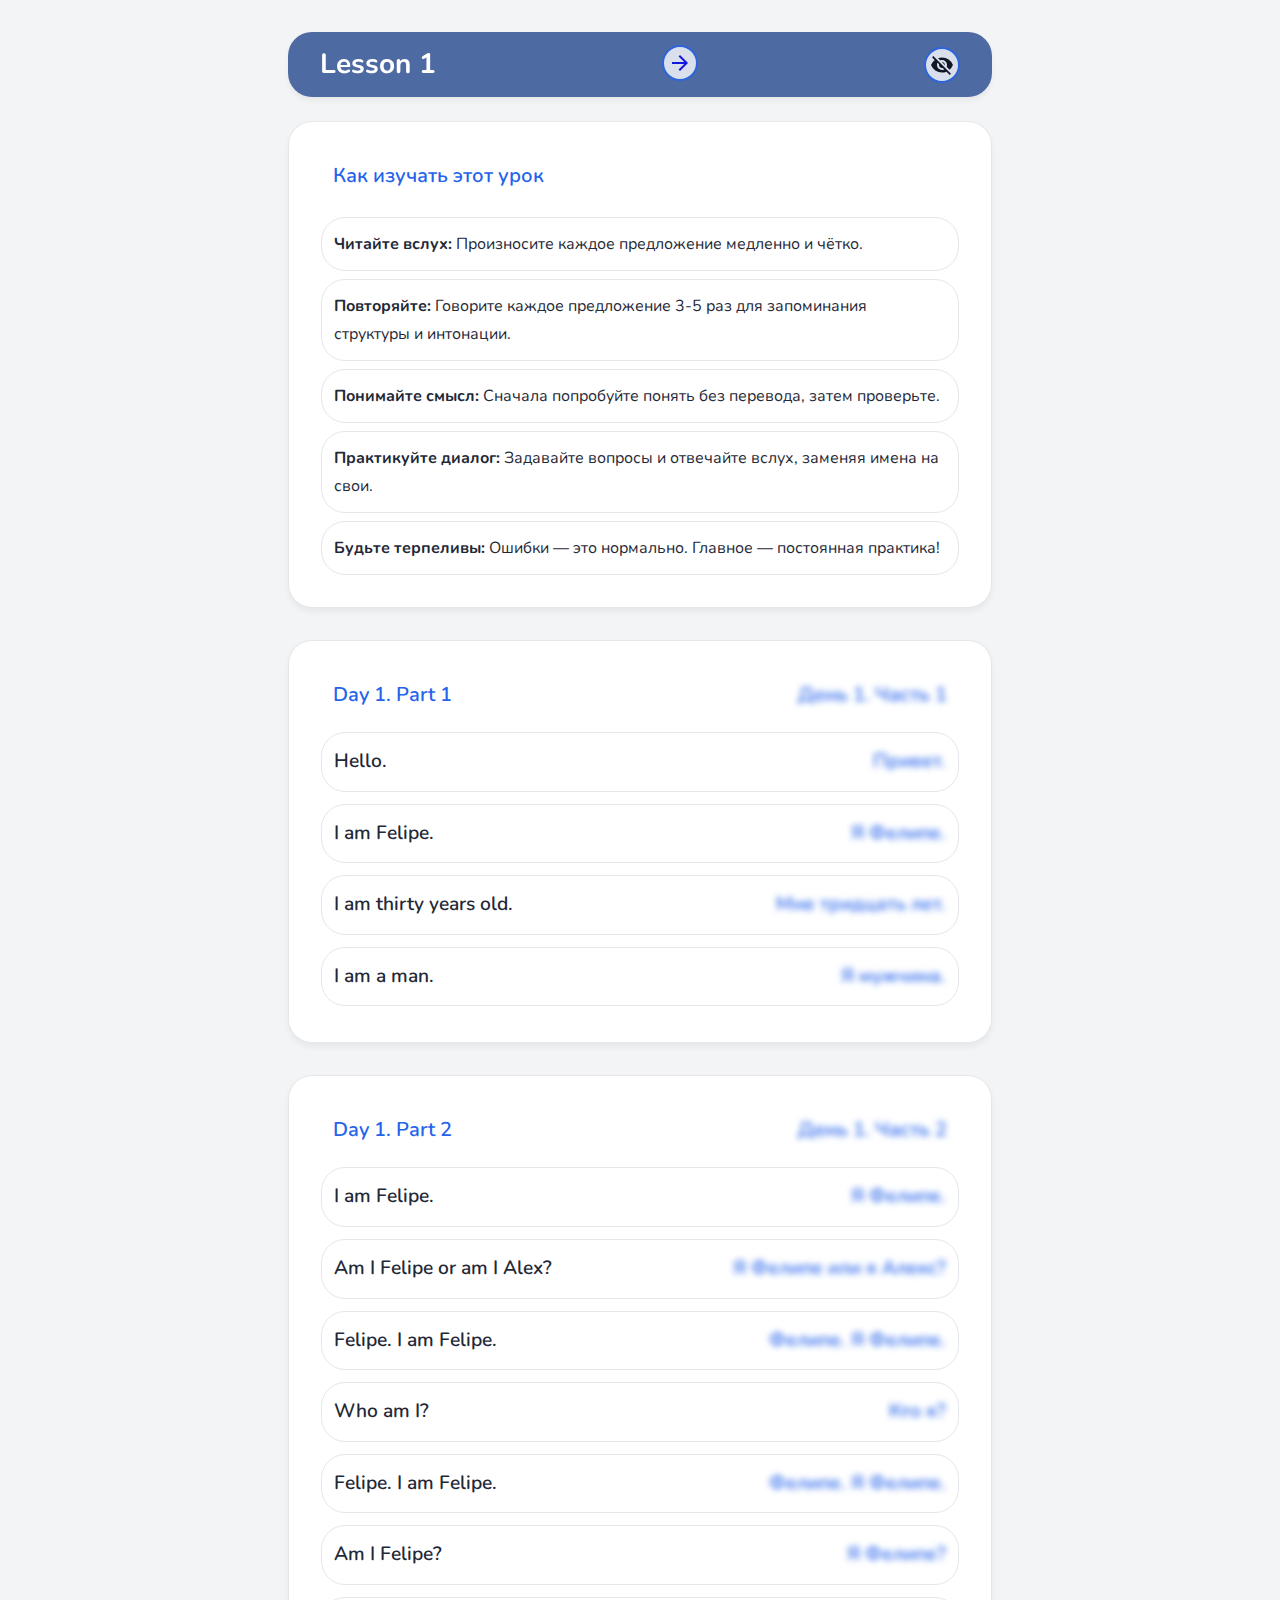
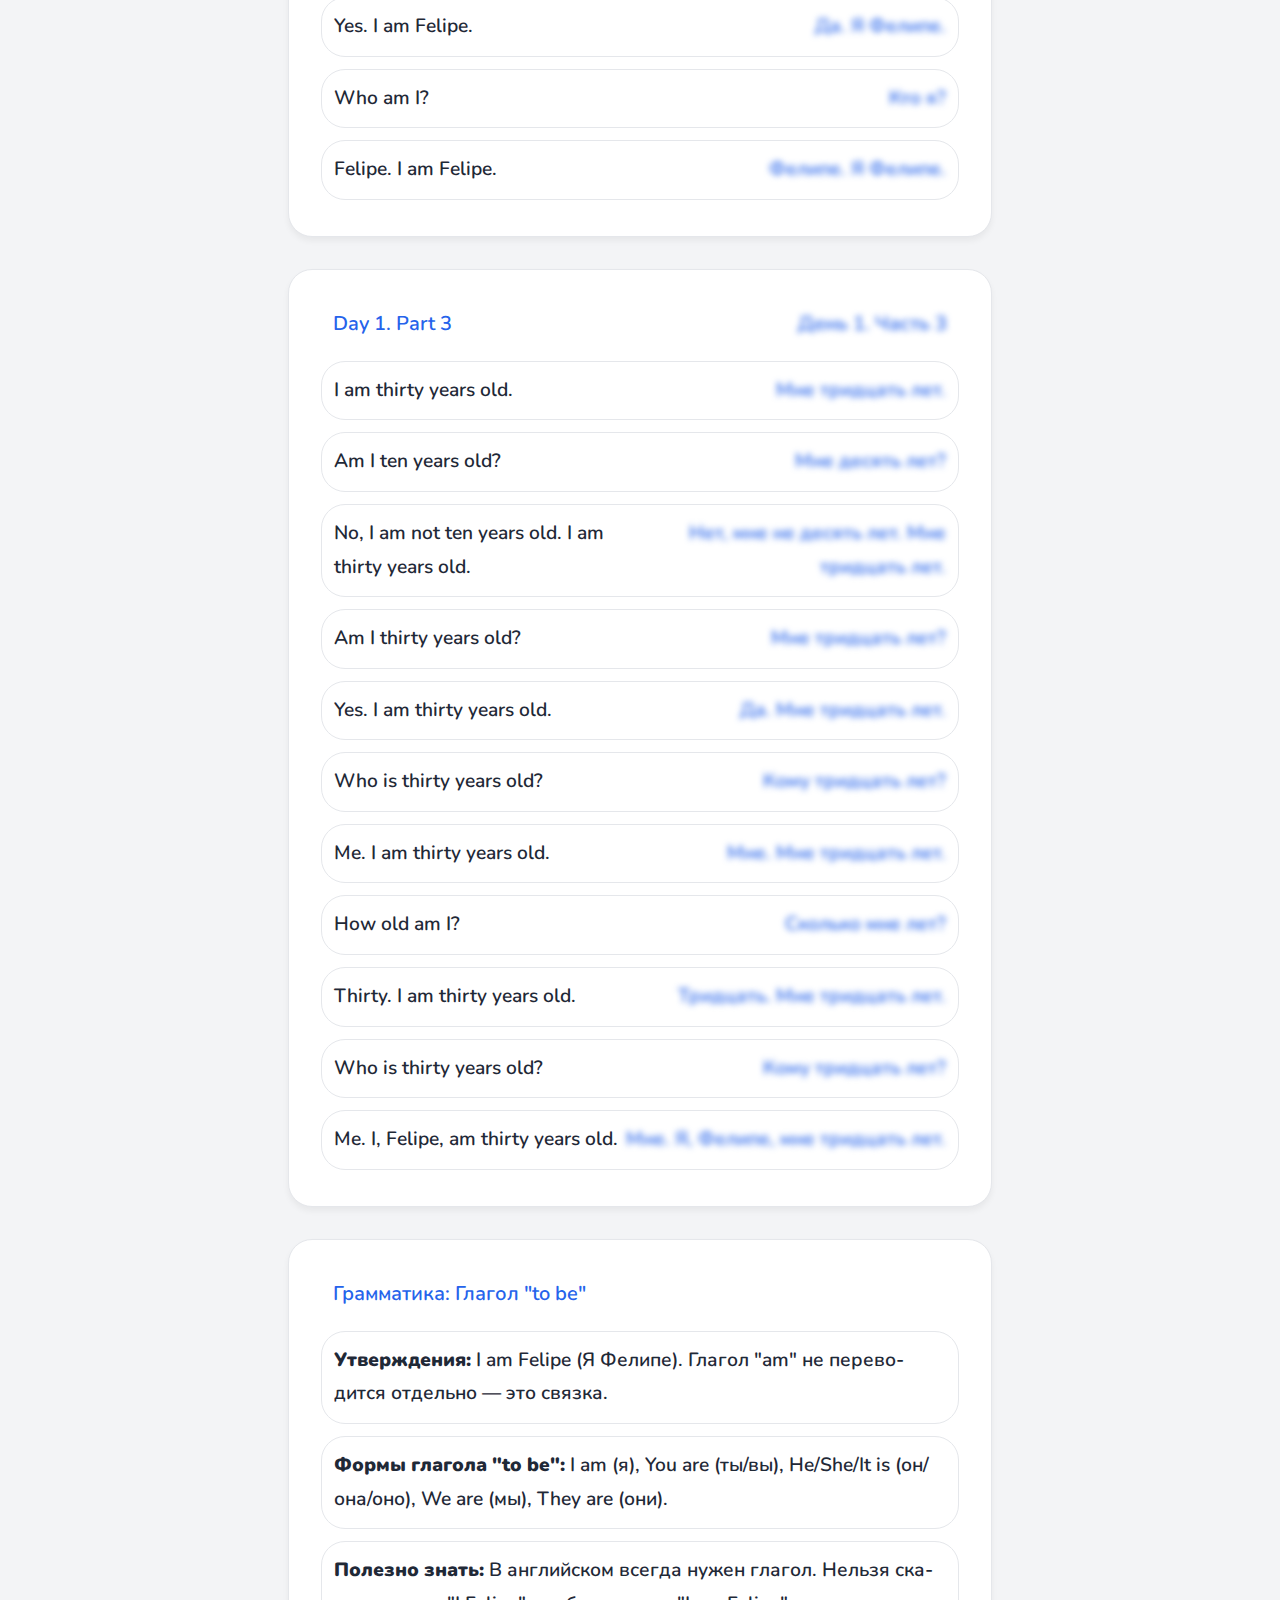
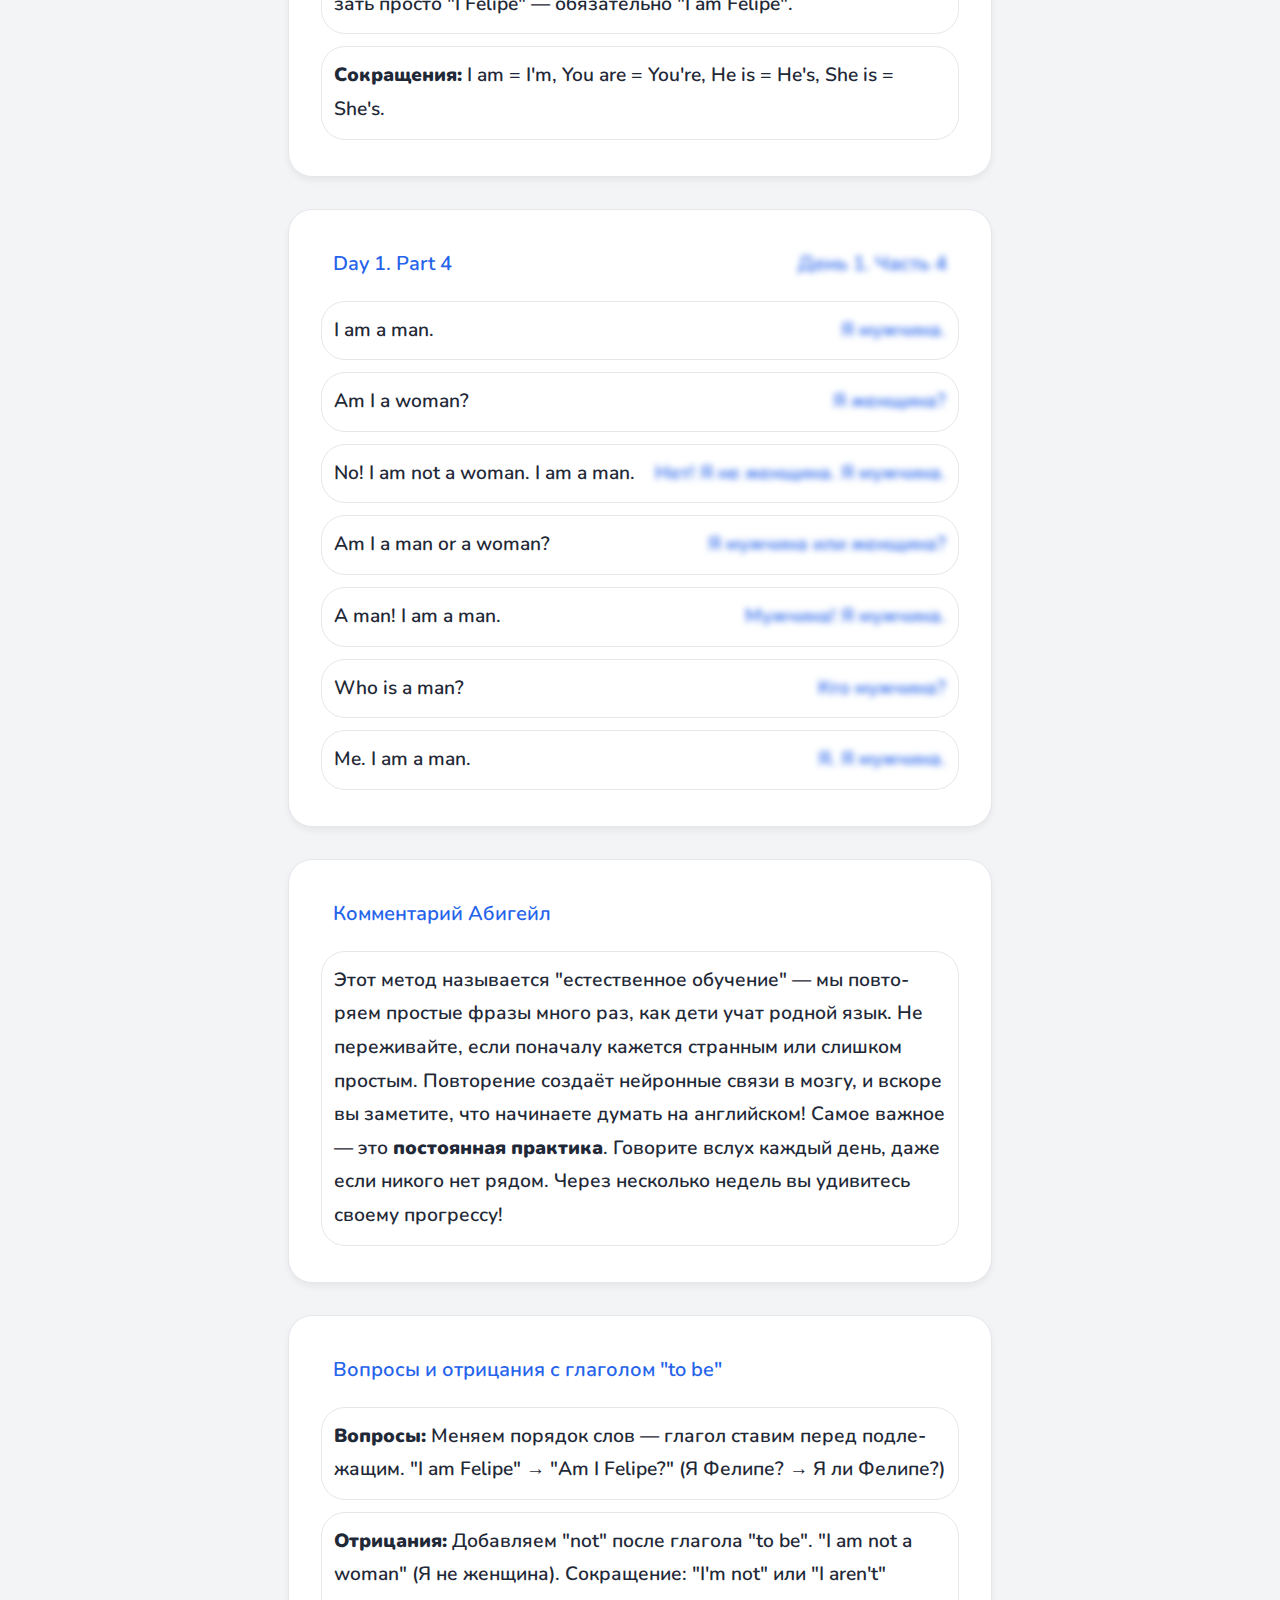
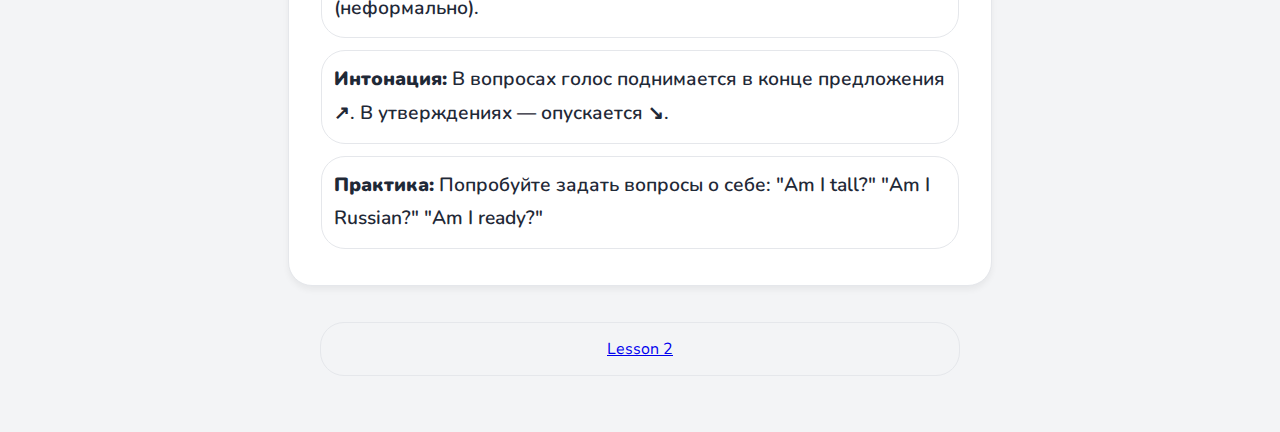
<file: index.html>
<!DOCTYPE html>
<html lang="ru">
  <head>
    <meta charset="UTF-8" />
    <meta name="viewport" content="width=device-width, initial-scale=1.0" />
    <link
      href="https://fonts.googleapis.com/icon?family=Material+Icons"
      rel="stylesheet"
    />
    <link rel="stylesheet" href="/style.css" />
    <script src="/app.js" defer></script>
    <title>English | Lesson 1</title>
  </head>
  <body data-lesson="1">
    <header>
      <h2>Lesson 1</h2>
      <div class="top">
        <button>
          <a href="/lesson-2.html"
            ><i class="material-icons">arrow_forward</i></a
          >
        </button>
      </div>
      <nav>
        <button class="toggle-translation">
          <i class="material-icons">visibility_off</i>
        </button>
      </nav>
    </header>
    <main>
      <article>
        <h3>Как изучать этот урок</h3>
        <ul>
          <li>
            <strong>Читайте вслух:</strong> Произносите каждое предложение
            медленно и чётко.
          </li>
          <li>
            <strong>Повторяйте:</strong> Говорите каждое предложение 3-5 раз для
            запоминания структуры и интонации.
          </li>
          <li>
            <strong>Понимайте смысл:</strong> Сначала попробуйте понять без
            перевода, затем проверьте.
          </li>
          <li>
            <strong>Практикуйте диалог:</strong> Задавайте вопросы и отвечайте
            вслух, заменяя имена на свои.
          </li>
          <li>
            <strong>Будьте терпеливы:</strong> Ошибки — это нормально. Главное —
            постоянная практика!
          </li>
        </ul>
      </article>

      <section>
        <h3>Day 1. Part 1 <span>День 1. Часть 1</span></h3>
        <p>Hello. <span>Привет.</span></p>
        <p>I am Felipe. <span>Я Фелипе.</span></p>
        <p>I am thirty years old. <span>Мне тридцать лет.</span></p>
        <p>I am a man. <span>Я мужчина.</span></p>
      </section>

      <section>
        <h3>Day 1. Part 2 <span>День 1. Часть 2</span></h3>
        <p>I am Felipe. <span>Я Фелипе.</span></p>
        <p>Am I Felipe or am I Alex? <span>Я Фелипе или я Алекс?</span></p>
        <p>Felipe. I am Felipe. <span>Фелипе. Я Фелипе.</span></p>
        <p>Who am I? <span>Кто я?</span></p>
        <p>Felipe. I am Felipe. <span>Фелипе. Я Фелипе.</span></p>
        <p>Am I Felipe? <span>Я Фелипе?</span></p>
        <p>Yes. I am Felipe. <span>Да. Я Фелипе.</span></p>
        <p>Who am I? <span>Кто я?</span></p>
        <p>Felipe. I am Felipe. <span>Фелипе. Я Фелипе.</span></p>
      </section>

      <section>
        <h3>Day 1. Part 3 <span>День 1. Часть 3</span></h3>
        <p>I am thirty years old. <span>Мне тридцать лет.</span></p>
        <p>Am I ten years old? <span>Мне десять лет?</span></p>
        <p>
          No, I am not ten years old. I am thirty years old.
          <span>Нет, мне не десять лет. Мне тридцать лет.</span>
        </p>
        <p>Am I thirty years old? <span>Мне тридцать лет?</span></p>
        <p>Yes. I am thirty years old. <span>Да. Мне тридцать лет.</span></p>
        <p>Who is thirty years old? <span>Кому тридцать лет?</span></p>
        <p>Me. I am thirty years old. <span>Мне. Мне тридцать лет.</span></p>
        <p>How old am I? <span>Сколько мне лет?</span></p>
        <p>
          Thirty. I am thirty years old.
          <span>Тридцать. Мне тридцать лет.</span>
        </p>
        <p>Who is thirty years old? <span>Кому тридцать лет?</span></p>
        <p>
          Me. I, Felipe, am thirty years old.
          <span>Мне. Я, Фелипе, мне тридцать лет.</span>
        </p>
      </section>

      <article>
        <h3>Грамматика: Глагол "to be"</h3>
        <p>
          <strong>Утверждения:</strong> I am Felipe (Я Фелипе). Глагол "am" не
          переводится отдельно — это связка.
        </p>
        <p>
          <strong>Формы глагола "to be":</strong> I am (я), You are (ты/вы),
          He/She/It is (он/она/оно), We are (мы), They are (они).
        </p>
        <p>
          <strong>Полезно знать:</strong> В английском всегда нужен глагол.
          Нельзя сказать просто "I Felipe" — обязательно "I am Felipe".
        </p>
        <p>
          <strong>Сокращения:</strong> I am = I'm, You are = You're, He is =
          He's, She is = She's.
        </p>
      </article>

      <section>
        <h3>Day 1. Part 4 <span>День 1. Часть 4</span></h3>
        <p>I am a man. <span>Я мужчина.</span></p>
        <p>Am I a woman? <span>Я женщина?</span></p>
        <p>
          No! I am not a woman. I am a man.
          <span>Нет! Я не женщина. Я мужчина.</span>
        </p>
        <p>Am I a man or a woman? <span>Я мужчина или женщина?</span></p>
        <p>
          A man! I am a man.
          <span>Мужчина! Я мужчина.</span>
        </p>
        <p>Who is a man? <span>Кто мужчина?</span></p>
        <p>Me. I am a man. <span>Я. Я мужчина.</span></p>
      </section>

      <article>
        <h3>Комментарий Абигейл</h3>
        <p>
          Этот метод называется "естественное обучение" — мы повторяем простые
          фразы много раз, как дети учат родной язык. Не переживайте, если
          поначалу кажется странным или слишком простым. Повторение создаёт
          нейронные связи в мозгу, и вскоре вы заметите, что начинаете думать на
          английском! Самое важное — это <strong>постоянная практика</strong>.
          Говорите вслух каждый день, даже если никого нет рядом. Через
          несколько недель вы удивитесь своему прогрессу!
        </p>
      </article>

      <article>
        <h3>Вопросы и отрицания с глаголом "to be"</h3>
        <p>
          <strong>Вопросы:</strong> Меняем порядок слов — глагол ставим перед
          подлежащим. "I am Felipe" → "Am I Felipe?" (Я Фелипе? → Я ли Фелипе?)
        </p>
        <p>
          <strong>Отрицания:</strong> Добавляем "not" после глагола "to be". "I
          am not a woman" (Я не женщина). Сокращение: "I'm not" или "I aren't"
          (неформально).
        </p>
        <p>
          <strong>Интонация:</strong> В вопросах голос поднимается в конце
          предложения ↗. В утверждениях — опускается ↘.
        </p>
        <p>
          <strong>Практика:</strong> Попробуйте задать вопросы о себе: "Am I
          tall?" "Am I Russian?" "Am I ready?"
        </p>
      </article>
    </main>
    <aside>
      <nav>
        <ul>
          <li>
            <a href="lesson-2.html">Lesson 2</a>
          </li>
        </ul>
      </nav>
    </aside>
  </body>
</html>
</file>
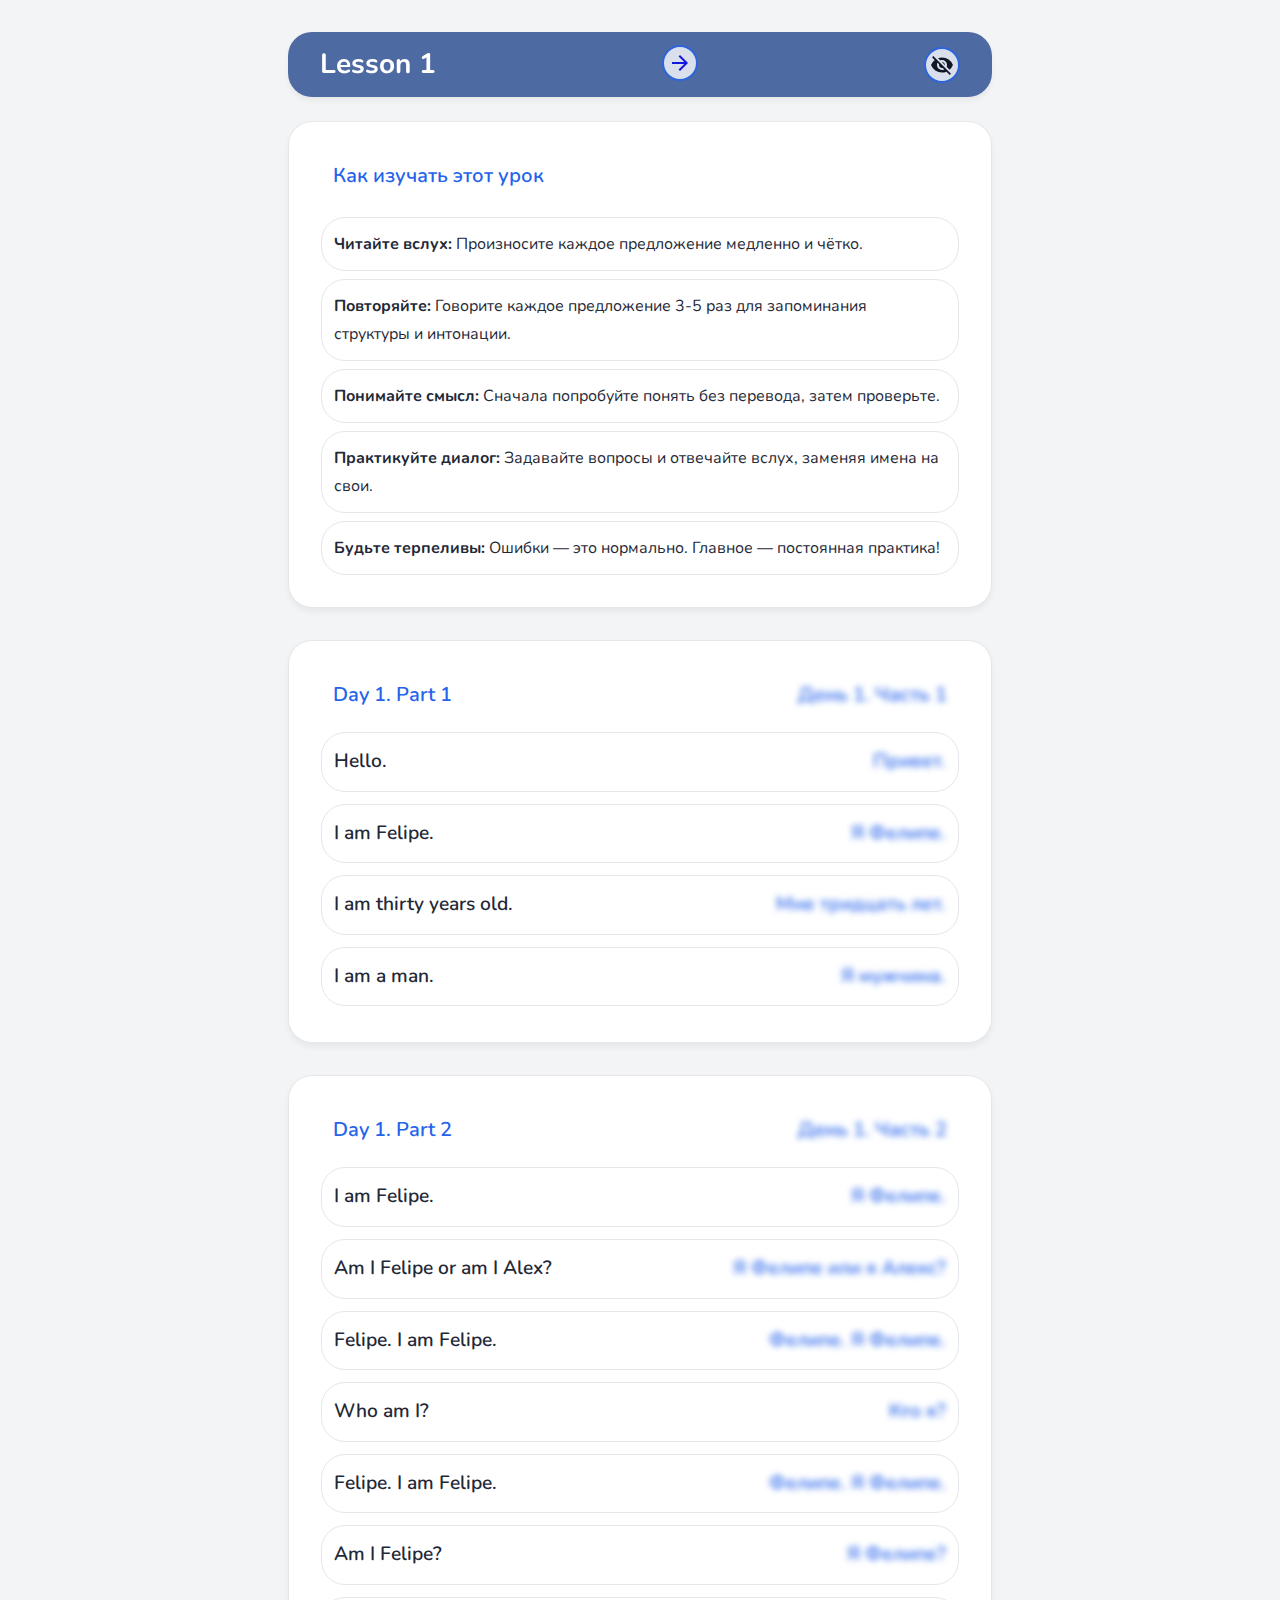
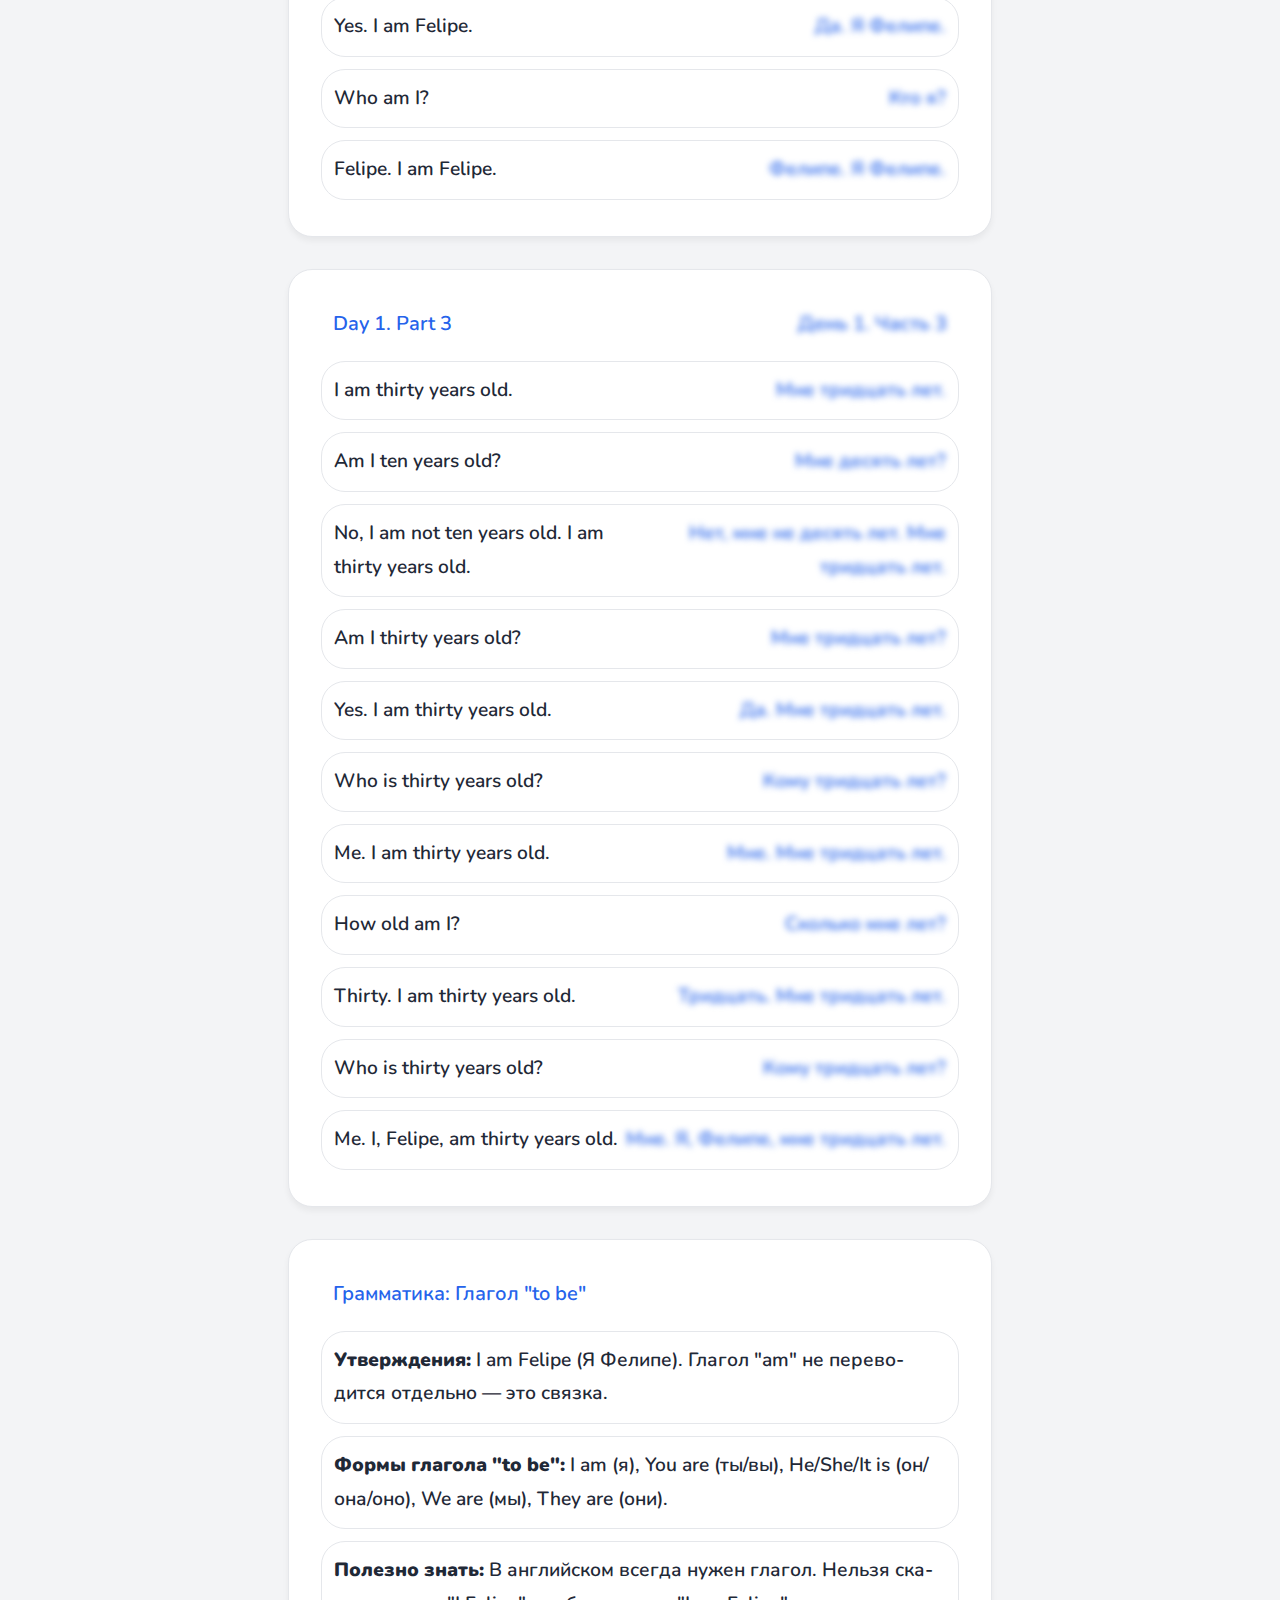
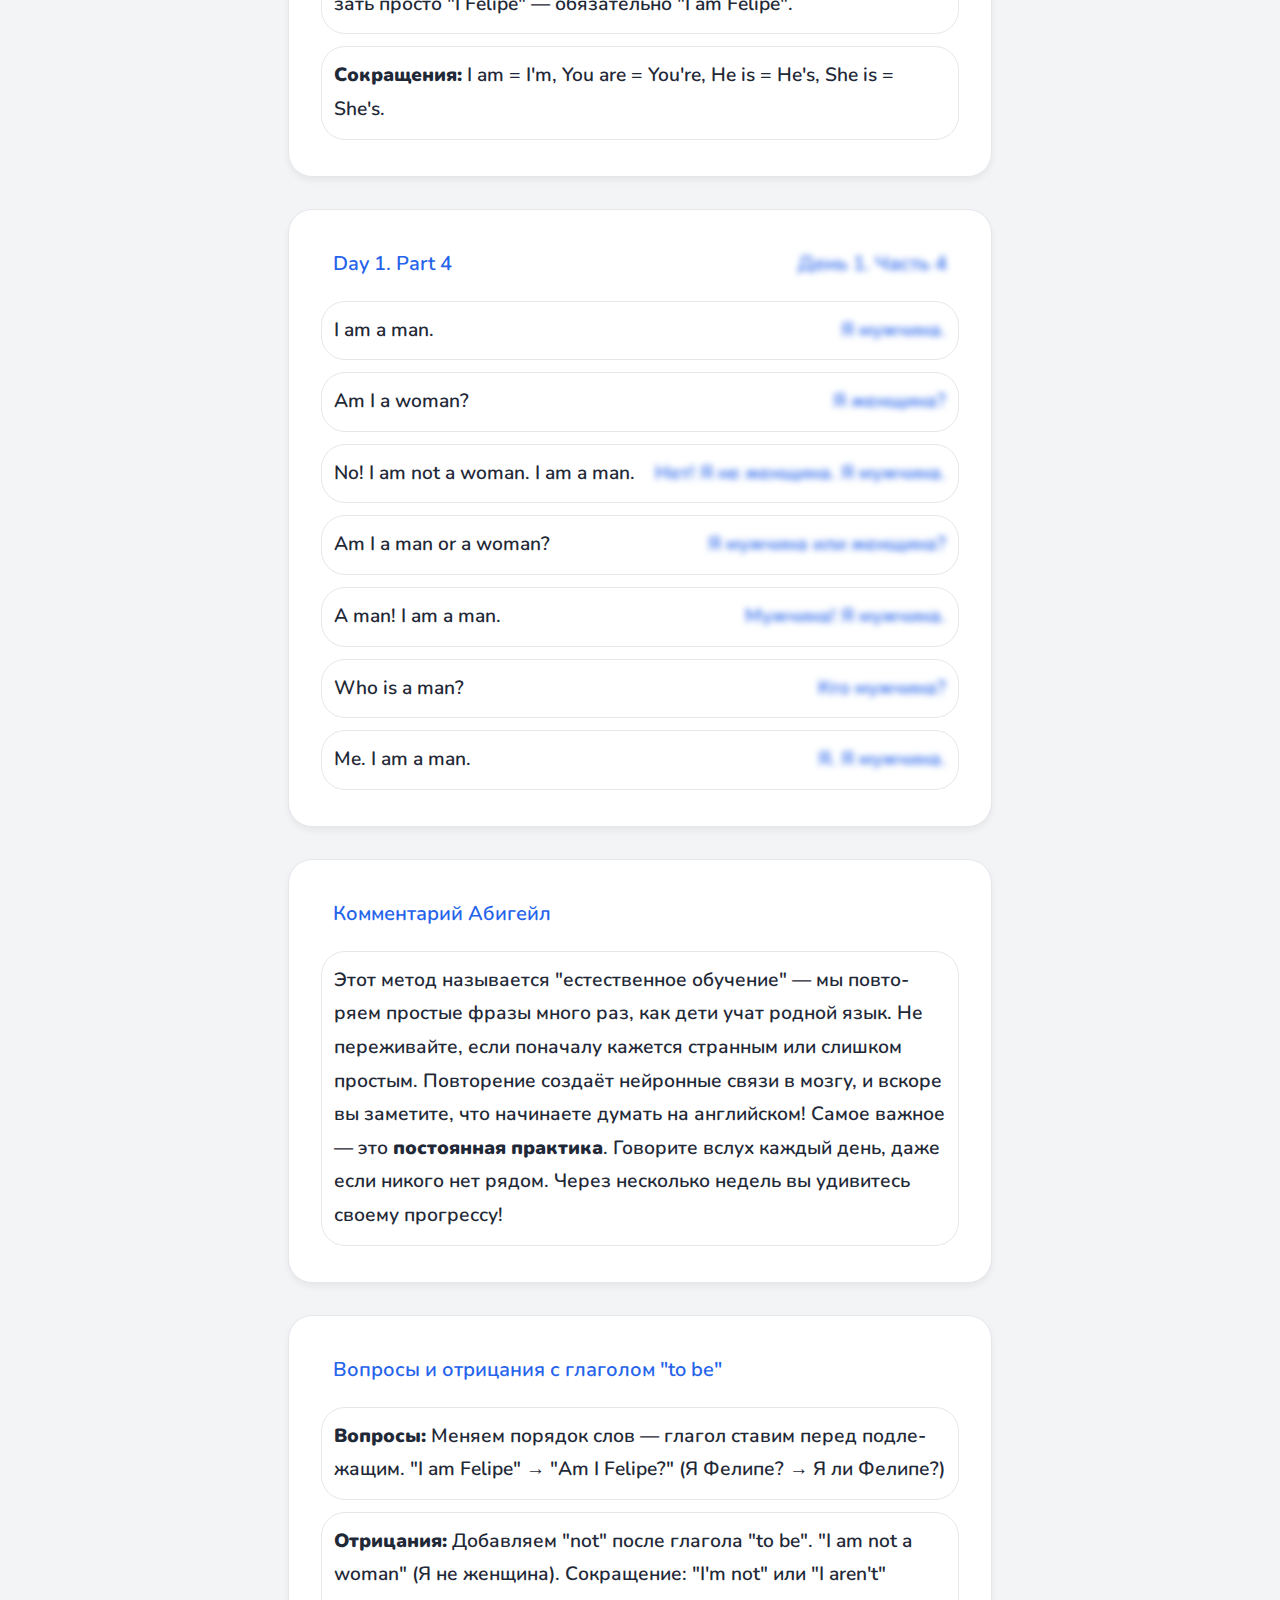
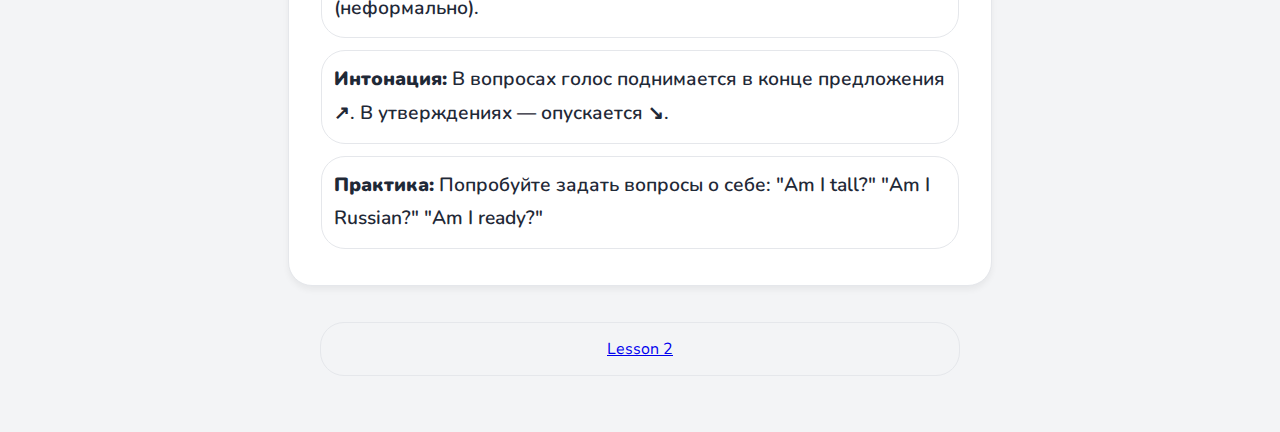
<file: lesson-1.html>
<!DOCTYPE html>
<html lang="ru">
  <head>
    <meta charset="UTF-8" />
    <meta name="viewport" content="width=device-width, initial-scale=1.0" />
    <link
      href="https://fonts.googleapis.com/icon?family=Material+Icons"
      rel="stylesheet"
    />
    <link rel="stylesheet" href="/style.css" />
    <script src="/app.js" defer></script>
    <title>Lesson 1 | Personal Introduction</title>
  </head>
  <body data-lesson="1">
    <header>
      <h2>Lesson 1</h2>
      <div class="top">
        <button>
          <a href="/lesson-2.html"
            ><i class="material-icons">arrow_forward</i></a
          >
        </button>
      </div>
      <nav>
        <button class="toggle-translation">
          <i class="material-icons">visibility_off</i>
        </button>
      </nav>
    </header>
    <main>
      <article>
        <h3>Как изучать этот урок</h3>
        <ul>
          <li>
            <strong>Читайте вслух:</strong> Произносите каждое предложение
            медленно и чётко.
          </li>
          <li>
            <strong>Повторяйте:</strong> Говорите каждое предложение 3-5 раз для
            запоминания структуры и интонации.
          </li>
          <li>
            <strong>Понимайте смысл:</strong> Сначала попробуйте понять без
            перевода, затем проверьте.
          </li>
          <li>
            <strong>Практикуйте диалог:</strong> Задавайте вопросы и отвечайте
            вслух, заменяя имена на свои.
          </li>
          <li>
            <strong>Будьте терпеливы:</strong> Ошибки — это нормально. Главное —
            постоянная практика!
          </li>
        </ul>
      </article>

      <section>
        <h3>Day 1. Part 1 <span>День 1. Часть 1</span></h3>
        <p>Hello. <span>Привет.</span></p>
        <p>I am Felipe. <span>Я Фелипе.</span></p>
        <p>I am thirty years old. <span>Мне тридцать лет.</span></p>
        <p>I am a man. <span>Я мужчина.</span></p>
      </section>

      <section>
        <h3>Day 1. Part 2 <span>День 1. Часть 2</span></h3>
        <p>I am Felipe. <span>Я Фелипе.</span></p>
        <p>Am I Felipe or am I Alex? <span>Я Фелипе или я Алекс?</span></p>
        <p>Felipe. I am Felipe. <span>Фелипе. Я Фелипе.</span></p>
        <p>Who am I? <span>Кто я?</span></p>
        <p>Felipe. I am Felipe. <span>Фелипе. Я Фелипе.</span></p>
        <p>Am I Felipe? <span>Я Фелипе?</span></p>
        <p>Yes. I am Felipe. <span>Да. Я Фелипе.</span></p>
        <p>Who am I? <span>Кто я?</span></p>
        <p>Felipe. I am Felipe. <span>Фелипе. Я Фелипе.</span></p>
      </section>

      <section>
        <h3>Day 1. Part 3 <span>День 1. Часть 3</span></h3>
        <p>I am thirty years old. <span>Мне тридцать лет.</span></p>
        <p>Am I ten years old? <span>Мне десять лет?</span></p>
        <p>
          No, I am not ten years old. I am thirty years old.
          <span>Нет, мне не десять лет. Мне тридцать лет.</span>
        </p>
        <p>Am I thirty years old? <span>Мне тридцать лет?</span></p>
        <p>Yes. I am thirty years old. <span>Да. Мне тридцать лет.</span></p>
        <p>Who is thirty years old? <span>Кому тридцать лет?</span></p>
        <p>Me. I am thirty years old. <span>Мне. Мне тридцать лет.</span></p>
        <p>How old am I? <span>Сколько мне лет?</span></p>
        <p>
          Thirty. I am thirty years old.
          <span>Тридцать. Мне тридцать лет.</span>
        </p>
        <p>Who is thirty years old? <span>Кому тридцать лет?</span></p>
        <p>
          Me. I, Felipe, am thirty years old.
          <span>Мне. Я, Фелипе, мне тридцать лет.</span>
        </p>
      </section>

      <article>
        <h3>Грамматика: Глагол "to be"</h3>
        <p>
          <strong>Утверждения:</strong> I am Felipe (Я Фелипе). Глагол "am" не
          переводится отдельно — это связка.
        </p>
        <p>
          <strong>Формы глагола "to be":</strong> I am (я), You are (ты/вы),
          He/She/It is (он/она/оно), We are (мы), They are (они).
        </p>
        <p>
          <strong>Полезно знать:</strong> В английском всегда нужен глагол.
          Нельзя сказать просто "I Felipe" — обязательно "I am Felipe".
        </p>
        <p>
          <strong>Сокращения:</strong> I am = I'm, You are = You're, He is =
          He's, She is = She's.
        </p>
      </article>

      <section>
        <h3>Day 1. Part 4 <span>День 1. Часть 4</span></h3>
        <p>I am a man. <span>Я мужчина.</span></p>
        <p>Am I a woman? <span>Я женщина?</span></p>
        <p>
          No! I am not a woman. I am a man.
          <span>Нет! Я не женщина. Я мужчина.</span>
        </p>
        <p>Am I a man or a woman? <span>Я мужчина или женщина?</span></p>
        <p>
          A man! I am a man.
          <span>Мужчина! Я мужчина.</span>
        </p>
        <p>Who is a man? <span>Кто мужчина?</span></p>
        <p>Me. I am a man. <span>Я. Я мужчина.</span></p>
      </section>

      <article>
        <h3>Комментарий Абигейл</h3>
        <p>
          Этот метод называется "естественное обучение" — мы повторяем простые
          фразы много раз, как дети учат родной язык. Не переживайте, если
          поначалу кажется странным или слишком простым. Повторение создаёт
          нейронные связи в мозгу, и вскоре вы заметите, что начинаете думать на
          английском! Самое важное — это <strong>постоянная практика</strong>.
          Говорите вслух каждый день, даже если никого нет рядом. Через
          несколько недель вы удивитесь своему прогрессу!
        </p>
      </article>

      <article>
        <h3>Вопросы и отрицания с глаголом "to be"</h3>
        <p>
          <strong>Вопросы:</strong> Меняем порядок слов — глагол ставим перед
          подлежащим. "I am Felipe" → "Am I Felipe?" (Я Фелипе? → Я ли Фелипе?)
        </p>
        <p>
          <strong>Отрицания:</strong> Добавляем "not" после глагола "to be". "I
          am not a woman" (Я не женщина). Сокращение: "I'm not" или "I aren't"
          (неформально).
        </p>
        <p>
          <strong>Интонация:</strong> В вопросах голос поднимается в конце
          предложения ↗. В утверждениях — опускается ↘.
        </p>
        <p>
          <strong>Практика:</strong> Попробуйте задать вопросы о себе: "Am I
          tall?" "Am I Russian?" "Am I ready?"
        </p>
      </article>
    </main>
    <aside>
      <nav>
        <ul>
          <li>
            <a href="lesson-2.html">Lesson 2</a>
          </li>
        </ul>
      </nav>
    </aside>
  </body>
</html>
</file>
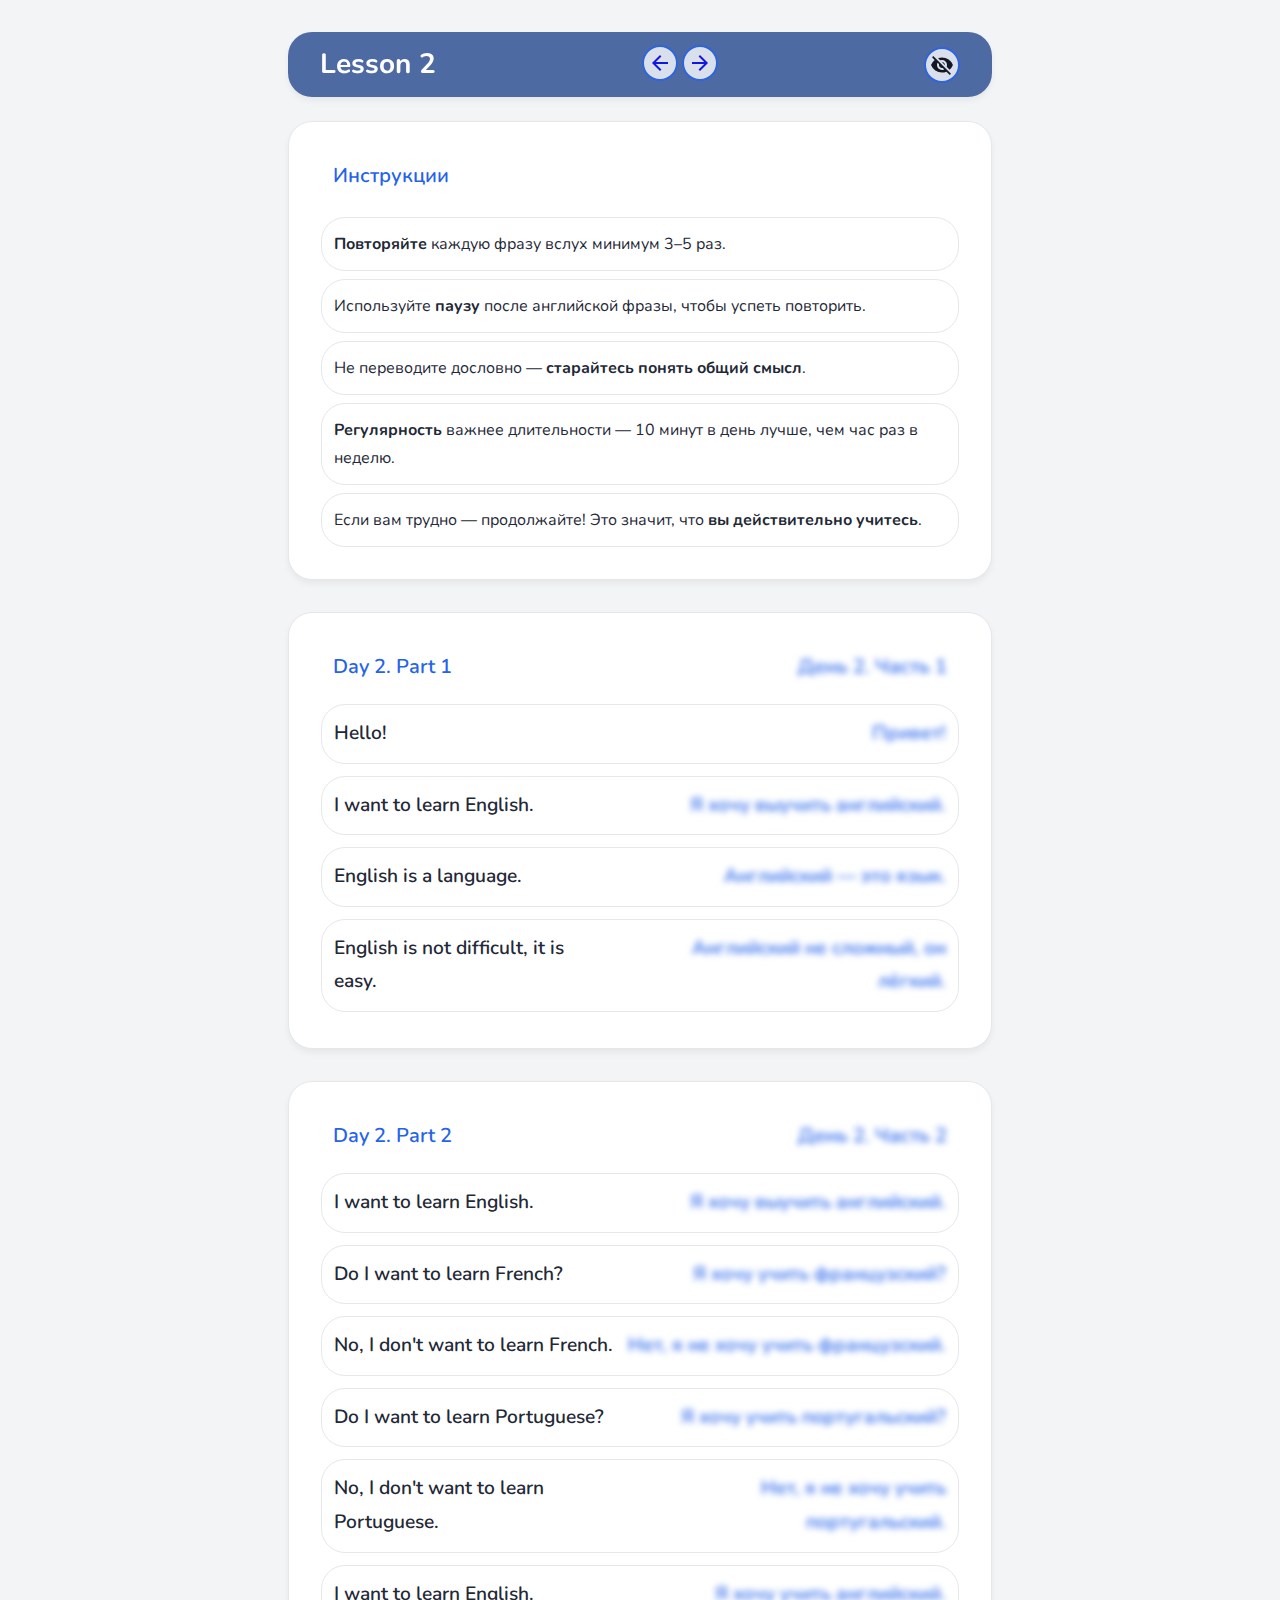
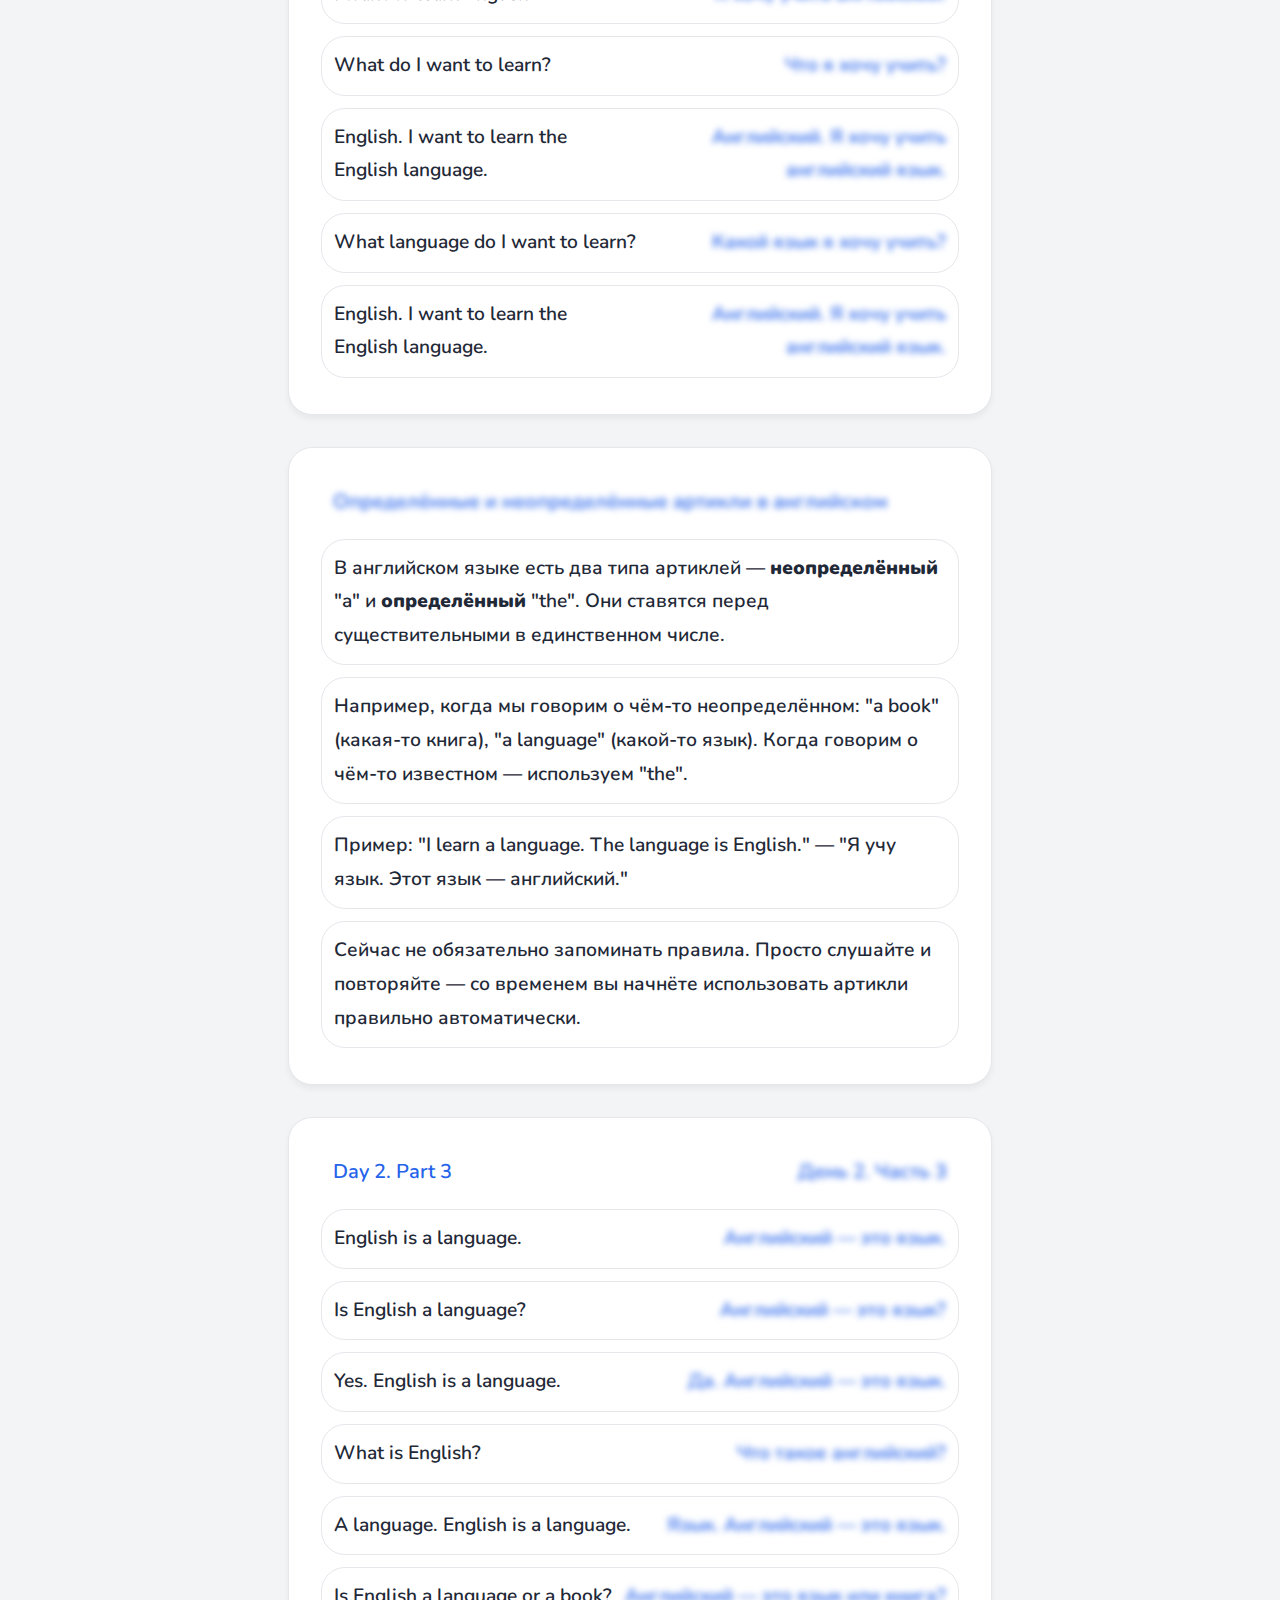
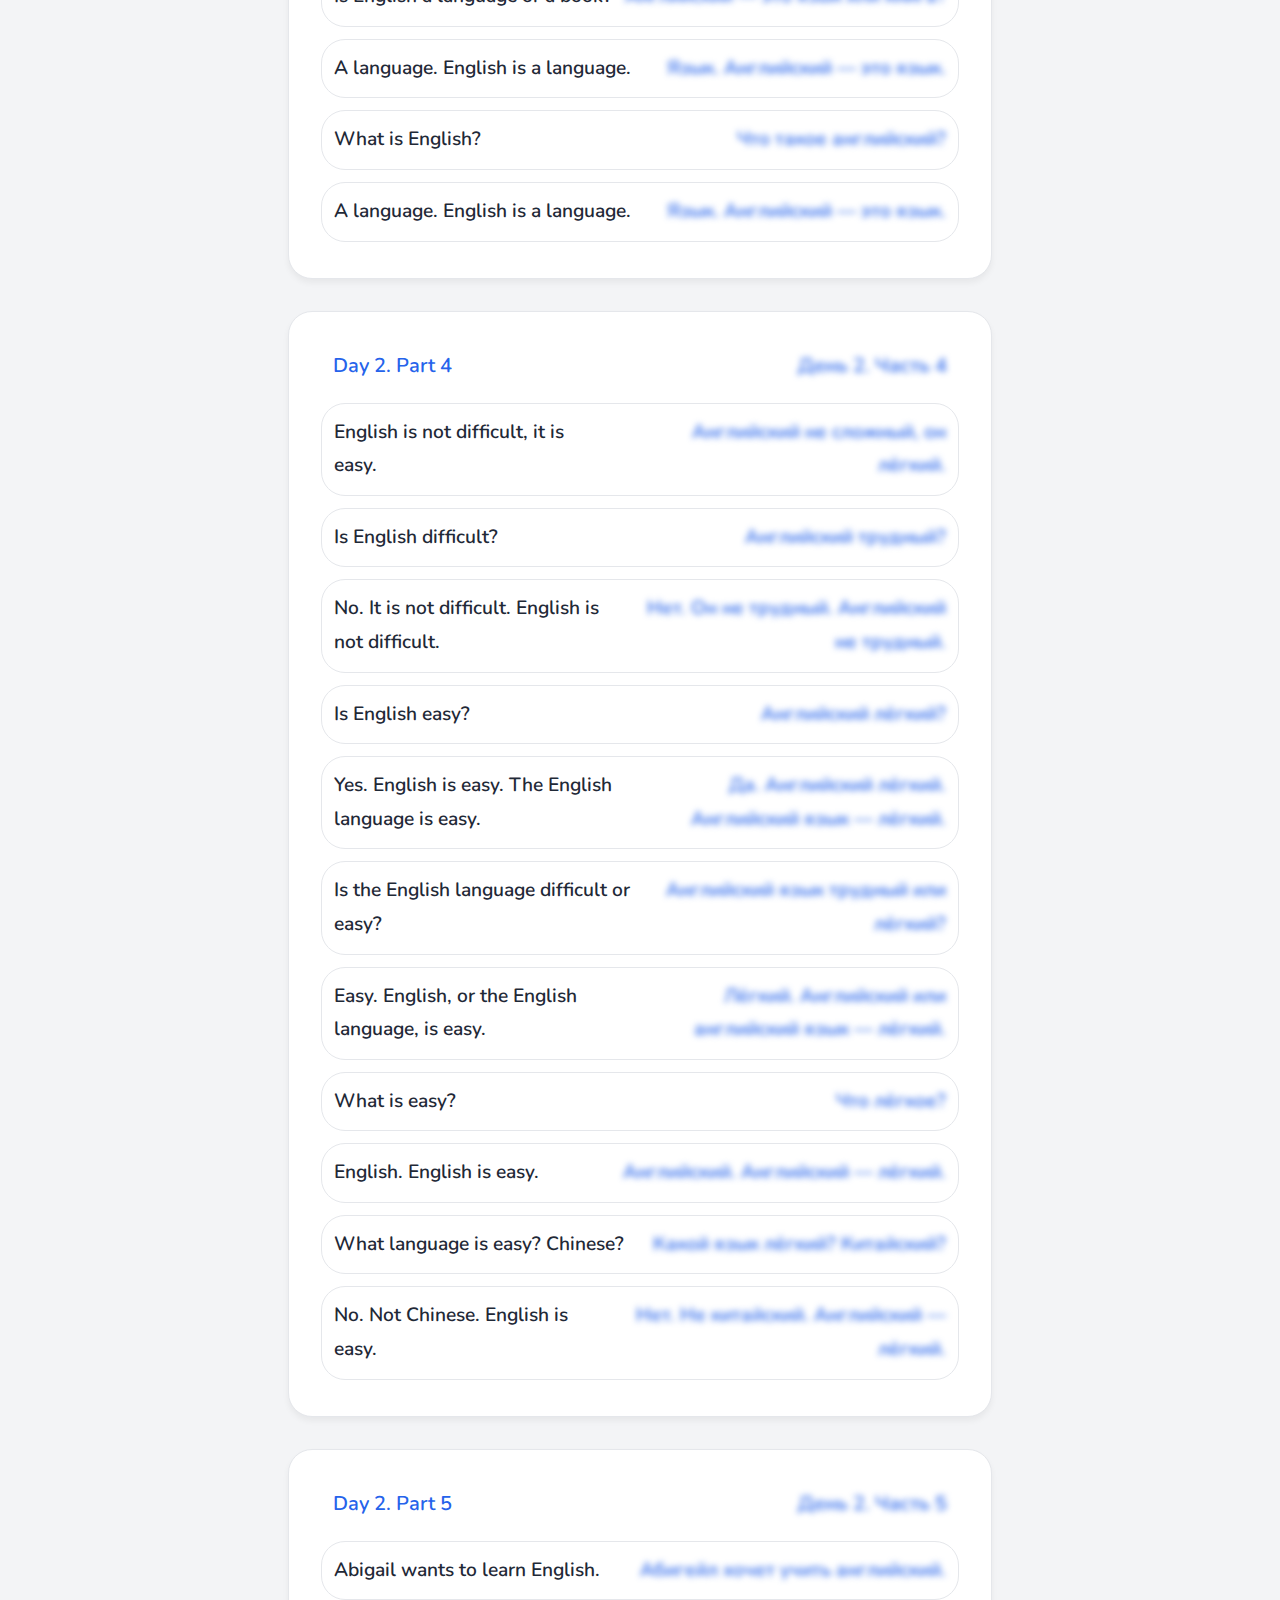
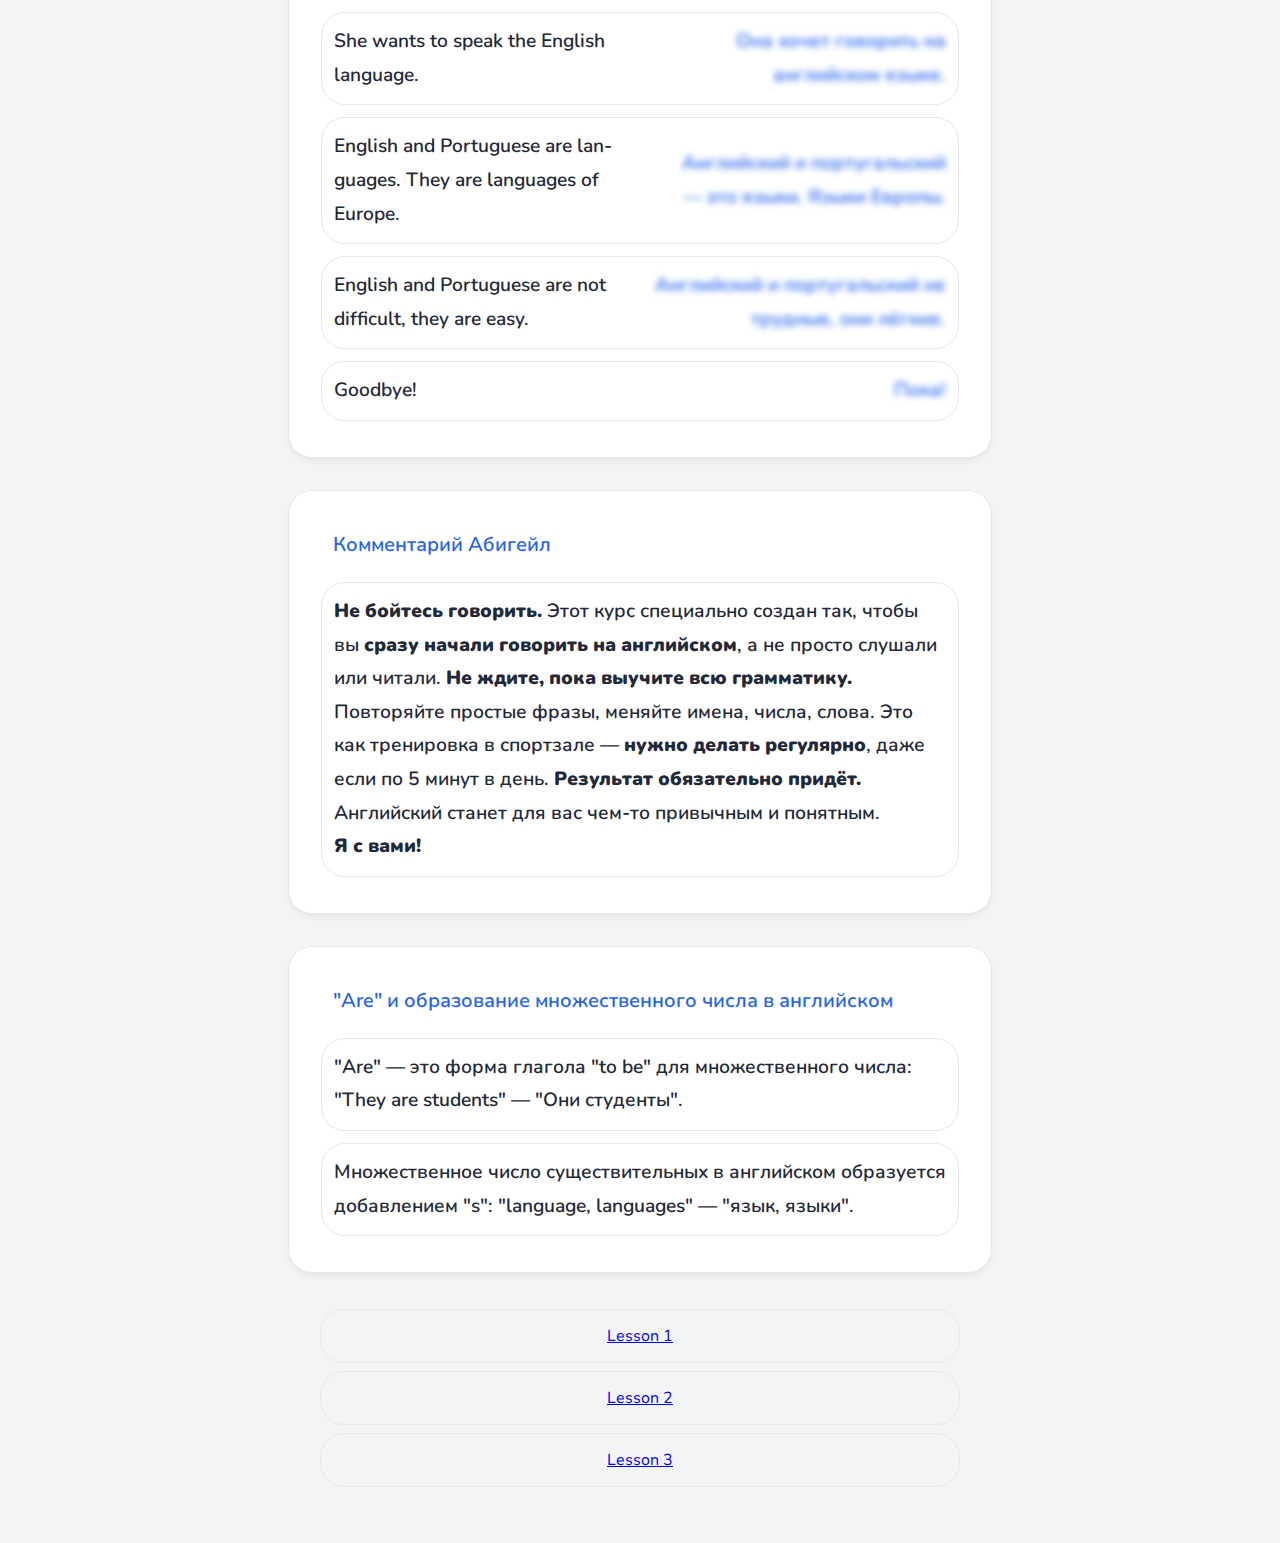
<file: lesson-2.html>
<!DOCTYPE html>
<html lang="en">
  <head>
    <meta charset="UTF-8" />
    <meta name="viewport" content="width=device-width, initial-scale=1.0" />
    <link
      href="https://fonts.googleapis.com/icon?family=Material+Icons"
      rel="stylesheet"
    />
    <link rel="stylesheet" href="/style.css" />
    <script src="/app.js" defer></script>
    <title>English | Lesson 2</title>
  </head>
  <body data-lesson="2">
    <header>
      <h2>Lesson 2</h2>
      <div class="top">
        <button>
          <a href="/index.html"><i class="material-icons">arrow_back</i></a>
        </button>
        <button>
          <a href="/lesson-3.html"
            ><i class="material-icons">arrow_forward</i></a
          >
        </button>
      </div>
      <nav>
        <button class="toggle-translation">
          <i class="material-icons">visibility_off</i>
        </button>
      </nav>
    </header>
    <main>
      <article>
        <h3>Инструкции</h3>
        <ul>
          <li>
            <strong>Повторяйте</strong> каждую фразу вслух минимум 3–5 раз.
          </li>
          <li>
            Используйте <strong>паузу</strong> после английской фразы, чтобы
            успеть повторить.
          </li>
          <li>
            Не переводите дословно —
            <strong>старайтесь понять общий смысл</strong>.
          </li>
          <li>
            <strong>Регулярность</strong> важнее длительности — 10 минут в день
            лучше, чем час раз в неделю.
          </li>
          <li>
            Если вам трудно — продолжайте! Это значит, что
            <strong>вы действительно учитесь</strong>.
          </li>
        </ul>
      </article>

      <section>
        <h3>Day 2. Part 1 <span>День 2. Часть 1</span></h3>
        <p>Hello! <span>Привет!</span></p>
        <p>I want to learn English. <span>Я хочу выучить английский.</span></p>
        <p>English is a language. <span>Английский — это язык.</span></p>
        <p>
          English is not difficult, it is easy.
          <span>Английский не сложный, он лёгкий.</span>
        </p>
      </section>

      <section>
        <h3>Day 2. Part 2 <span>День 2. Часть 2</span></h3>
        <p>I want to learn English. <span>Я хочу выучить английский.</span></p>
        <p>Do I want to learn French? <span>Я хочу учить французский?</span></p>
        <p>
          No, I don't want to learn French.
          <span>Нет, я не хочу учить французский.</span>
        </p>
        <p>
          Do I want to learn Portuguese?
          <span>Я хочу учить португальский?</span>
        </p>
        <p>
          No, I don't want to learn Portuguese.
          <span>Нет, я не хочу учить португальский.</span>
        </p>
        <p>I want to learn English. <span>Я хочу учить английский.</span></p>
        <p>What do I want to learn? <span>Что я хочу учить?</span></p>
        <p>
          English. I want to learn the English language.
          <span>Английский. Я хочу учить английский язык.</span>
        </p>
        <p>
          What language do I want to learn?
          <span>Какой язык я хочу учить?</span>
        </p>
        <p>
          English. I want to learn the English language.
          <span>Английский. Я хочу учить английский язык.</span>
        </p>
      </section>

      <article>
        <h3><span>Определённые и неопределённые артикли в английском</span></h3>
        <p>
          В английском языке есть два типа артиклей —
          <strong>неопределённый</strong> "a" и
          <strong>определённый</strong> "the". Они ставятся перед
          существительными в единственном числе.
        </p>
        <p>
          Например, когда мы говорим о чём-то неопределённом: "a book" (какая-то
          книга), "a language" (какой-то язык). Когда говорим о чём-то известном
          — используем "the".
        </p>
        <p>
          Пример: "I learn a language. The language is English." — "Я учу язык.
          Этот язык — английский."
        </p>
        <p>
          Сейчас не обязательно запоминать правила. Просто слушайте и повторяйте
          — со временем вы начнёте использовать артикли правильно автоматически.
        </p>
      </article>

      <section>
        <h3>Day 2. Part 3 <span>День 2. Часть 3</span></h3>
        <p>English is a language. <span>Английский — это язык.</span></p>
        <p>Is English a language? <span>Английский — это язык?</span></p>
        <p>
          Yes. English is a language. <span>Да. Английский — это язык.</span>
        </p>
        <p>What is English? <span>Что такое английский?</span></p>
        <p>
          A language. English is a language.
          <span>Язык. Английский — это язык.</span>
        </p>
        <p>
          Is English a language or a book?
          <span>Английский — это язык или книга?</span>
        </p>
        <p>
          A language. English is a language.
          <span>Язык. Английский — это язык.</span>
        </p>
        <p>What is English? <span>Что такое английский?</span></p>
        <p>
          A language. English is a language.
          <span>Язык. Английский — это язык.</span>
        </p>
      </section>

      <section>
        <h3>Day 2. Part 4 <span>День 2. Часть 4</span></h3>
        <p>
          English is not difficult, it is easy.
          <span>Английский не сложный, он лёгкий.</span>
        </p>
        <p>Is English difficult? <span>Английский трудный?</span></p>
        <p>
          No. It is not difficult. English is not difficult.
          <span>Нет. Он не трудный. Английский не трудный.</span>
        </p>
        <p>Is English easy? <span>Английский лёгкий?</span></p>
        <p>
          Yes. English is easy. The English language is easy.
          <span>Да. Английский лёгкий. Английский язык — лёгкий.</span>
        </p>
        <p>
          Is the English language difficult or easy?
          <span>Английский язык трудный или лёгкий?</span>
        </p>
        <p>
          Easy. English, or the English language, is easy.
          <span>Лёгкий. Английский или английский язык — лёгкий.</span>
        </p>
        <p>What is easy? <span>Что лёгкое?</span></p>
        <p>
          English. English is easy.
          <span>Английский. Английский — лёгкий.</span>
        </p>
        <p>
          What language is easy? Chinese?
          <span>Какой язык лёгкий? Китайский?</span>
        </p>
        <p>
          No. Not Chinese. English is easy.
          <span>Нет. Не китайский. Английский — лёгкий.</span>
        </p>
      </section>

      <section>
        <h3>Day 2. Part 5 <span>День 2. Часть 5</span></h3>
        <p>
          Abigail wants to learn English.
          <span>Абигейл хочет учить английский.</span>
        </p>
        <p>
          She wants to speak the English language.
          <span>Она хочет говорить на английском языке.</span>
        </p>
        <p>
          English and Portuguese are languages. They are languages of Europe.
          <span>Английский и португальский — это языки. Языки Европы.</span>
        </p>
        <p>
          English and Portuguese are not difficult, they are easy.
          <span>Английский и португальский не трудные, они лёгкие.</span>
        </p>
        <p>Goodbye! <span>Пока!</span></p>
      </section>

      <article>
        <h3>Комментарий Абигейл</h3>
        <p>
          <strong>Не бойтесь говорить.</strong> Этот курс специально создан так,
          чтобы вы <strong>сразу начали говорить на английском</strong>, а не
          просто слушали или читали.
          <strong>Не ждите, пока выучите всю грамматику.</strong> Повторяйте
          простые фразы, меняйте имена, числа, слова. Это как тренировка в
          спортзале — <strong>нужно делать регулярно</strong>, даже если по 5
          минут в день.
          <strong>Результат обязательно придёт.</strong> Английский станет для
          вас чем-то привычным и понятным.
          <strong>Я с вами!</strong>
        </p>
      </article>

      <article>
        <h3>"Are" и образование множественного числа в английском</h3>
        <p>
          "Are" — это форма глагола "to be" для множественного числа: "They are
          students" — "Они студенты".
        </p>
        <p>
          Множественное число существительных в английском образуется
          добавлением "s": "language, languages" — "язык, языки".
        </p>
      </article>
    </main>
    <aside>
      <nav>
        <ul>
          <li>
            <a href="index.html">Lesson 1</a>
          </li>
          <li>
            <a href="lesson-2.html">Lesson 2</a>
          </li>
          <li>
            <a href="lesson-3.html">Lesson 3</a>
          </li>
        </ul>
      </nav>
    </aside>
  </body>
</html>
</file>
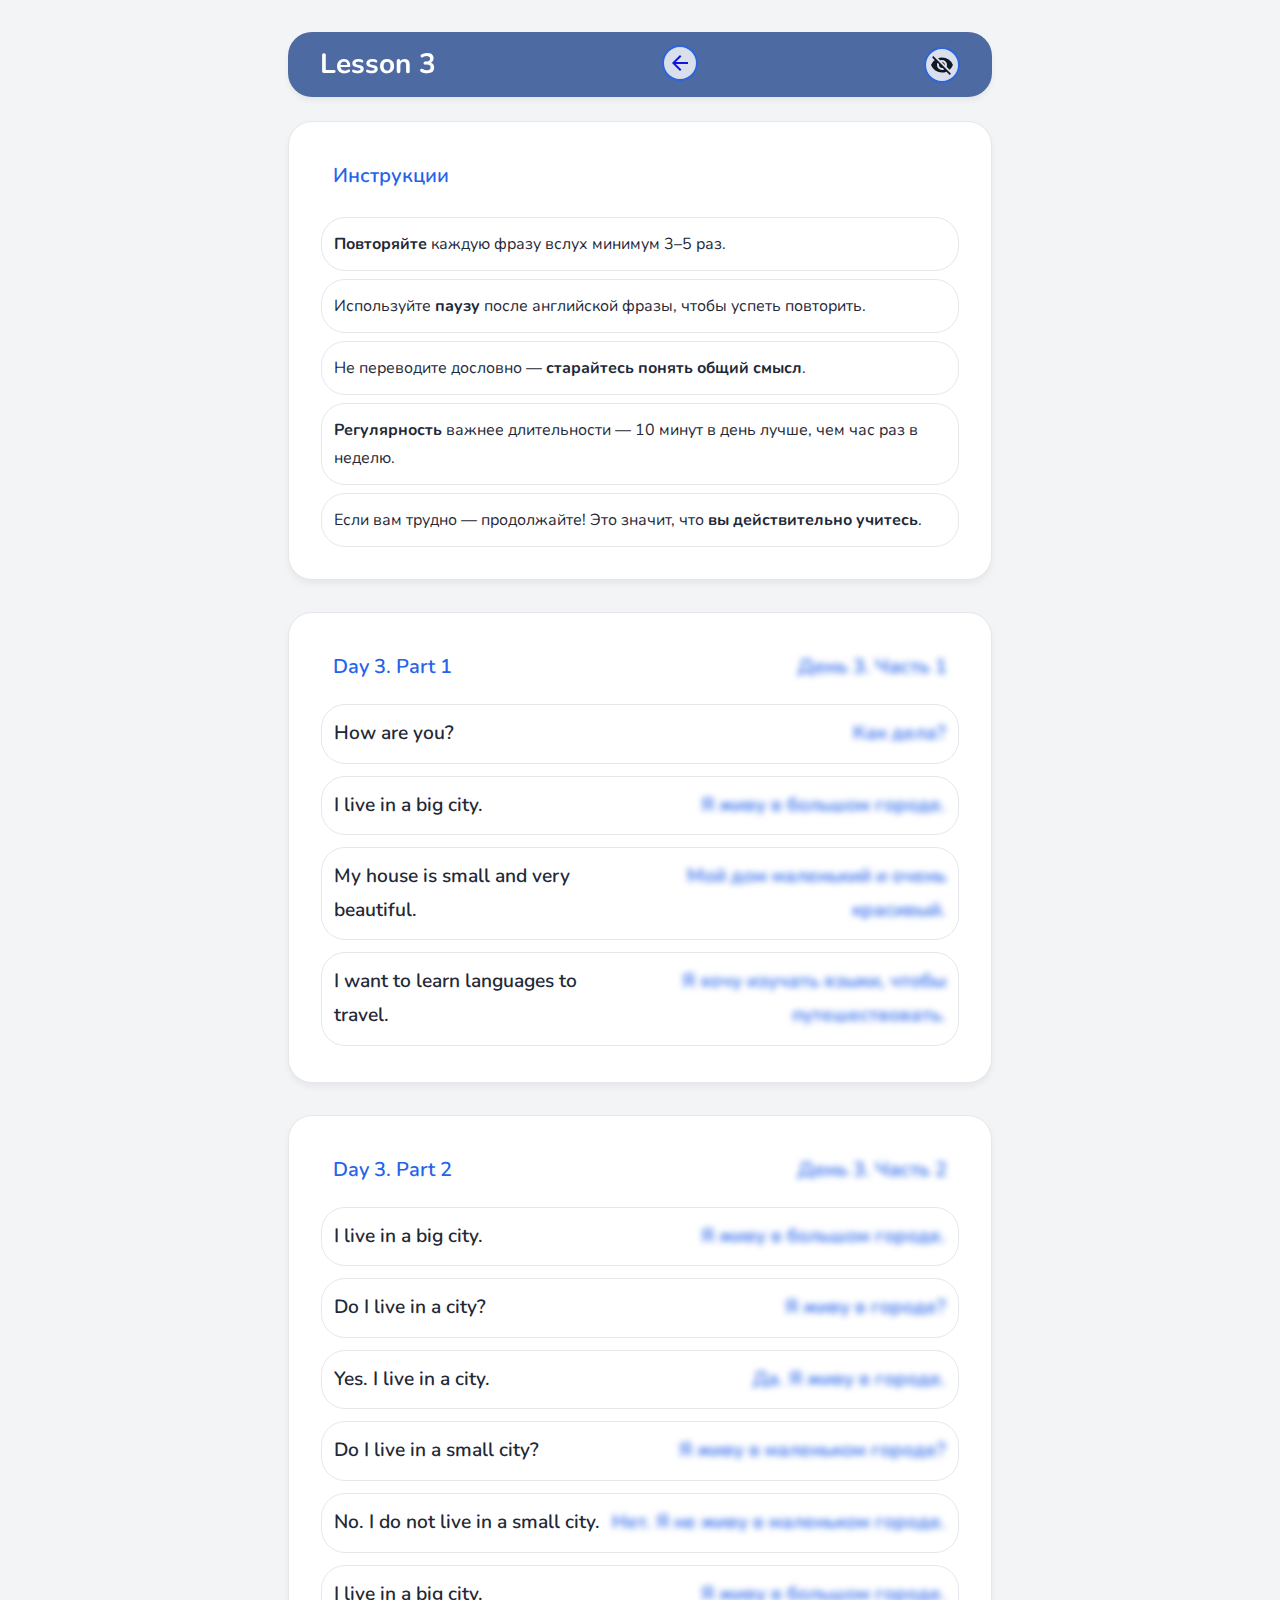
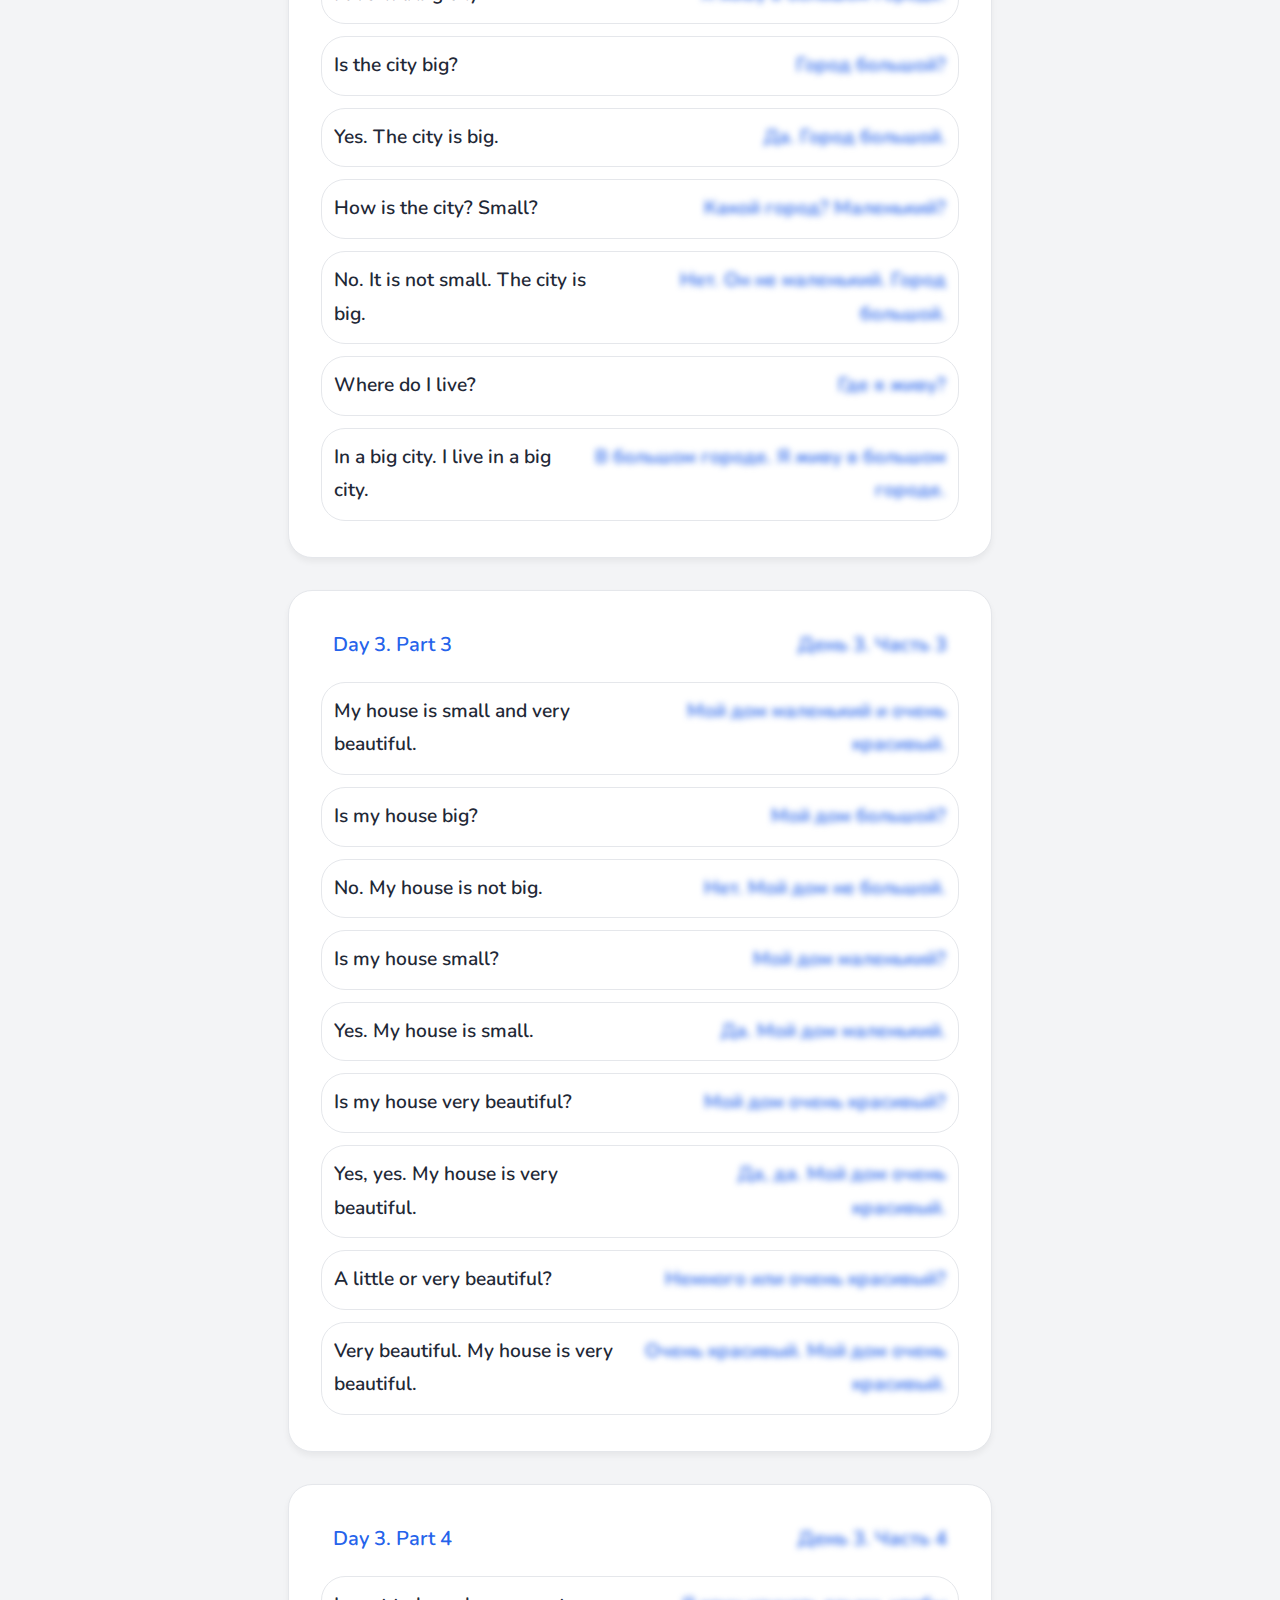
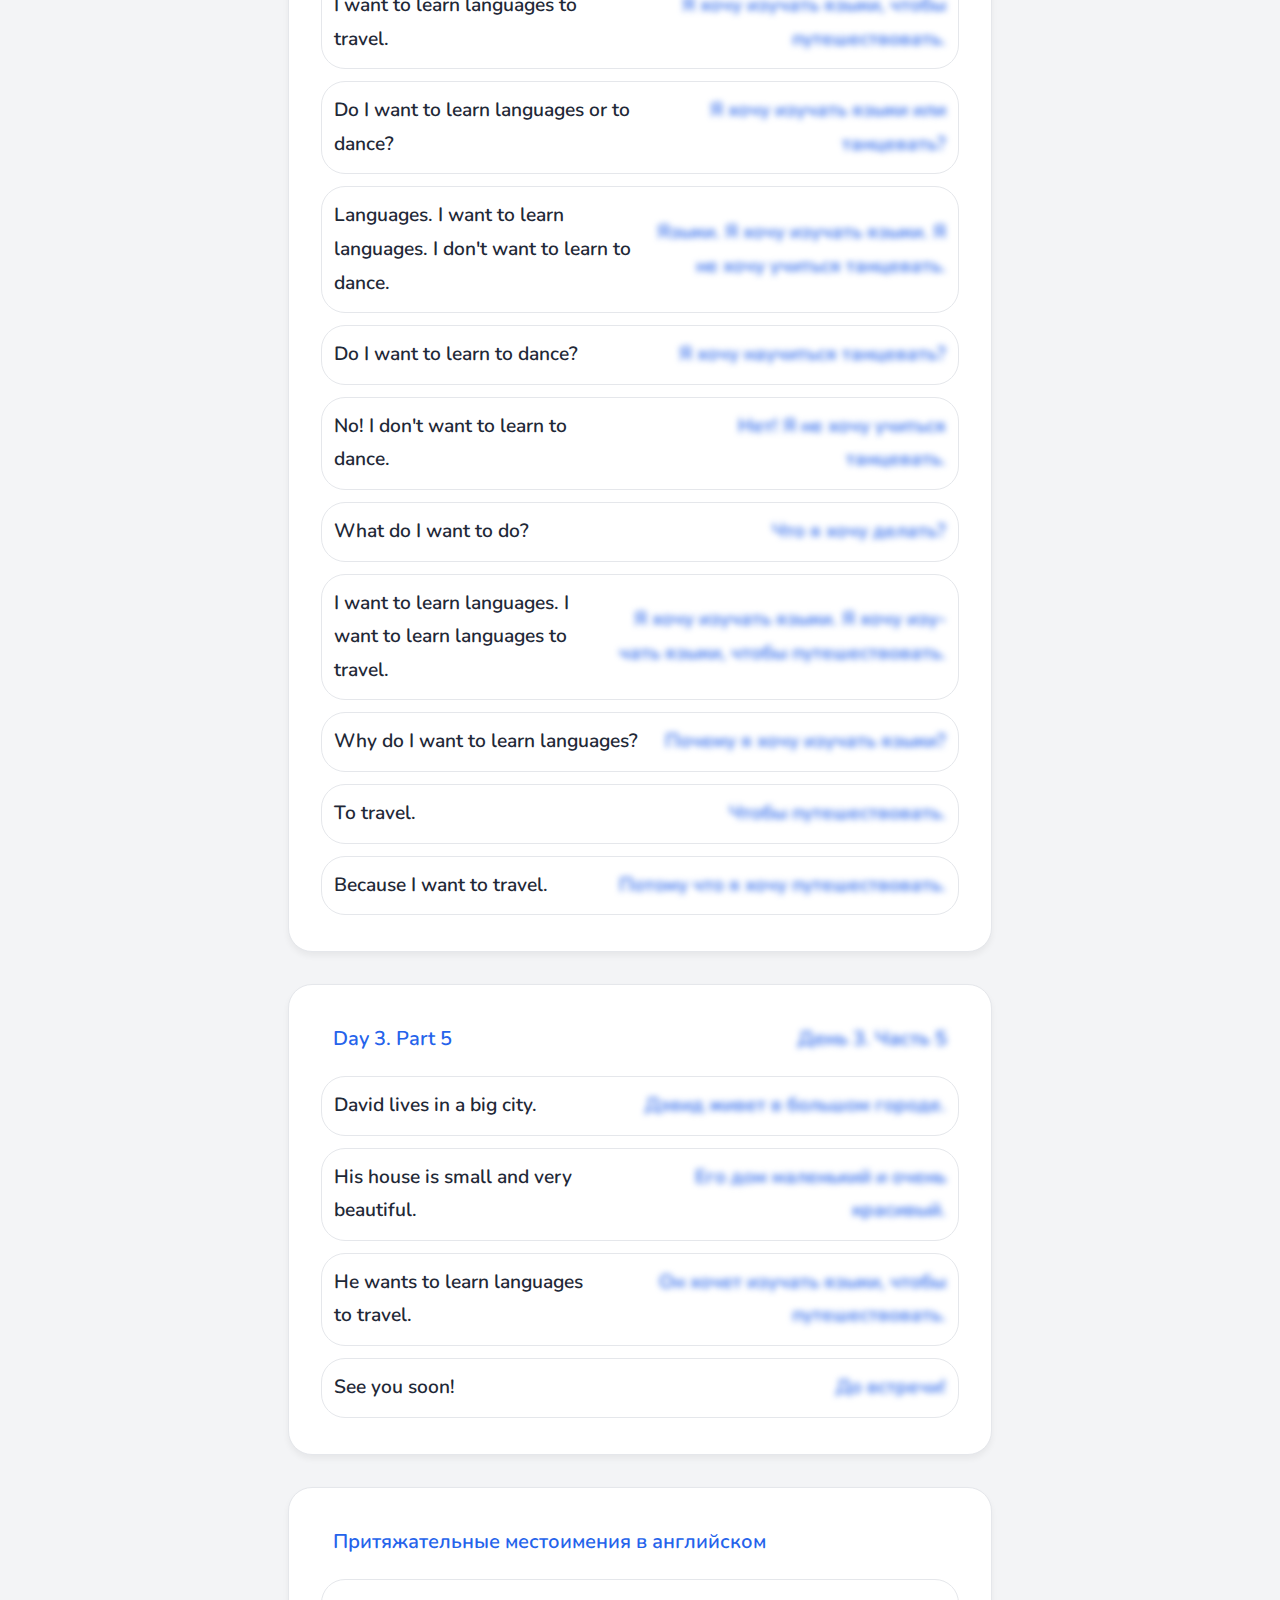
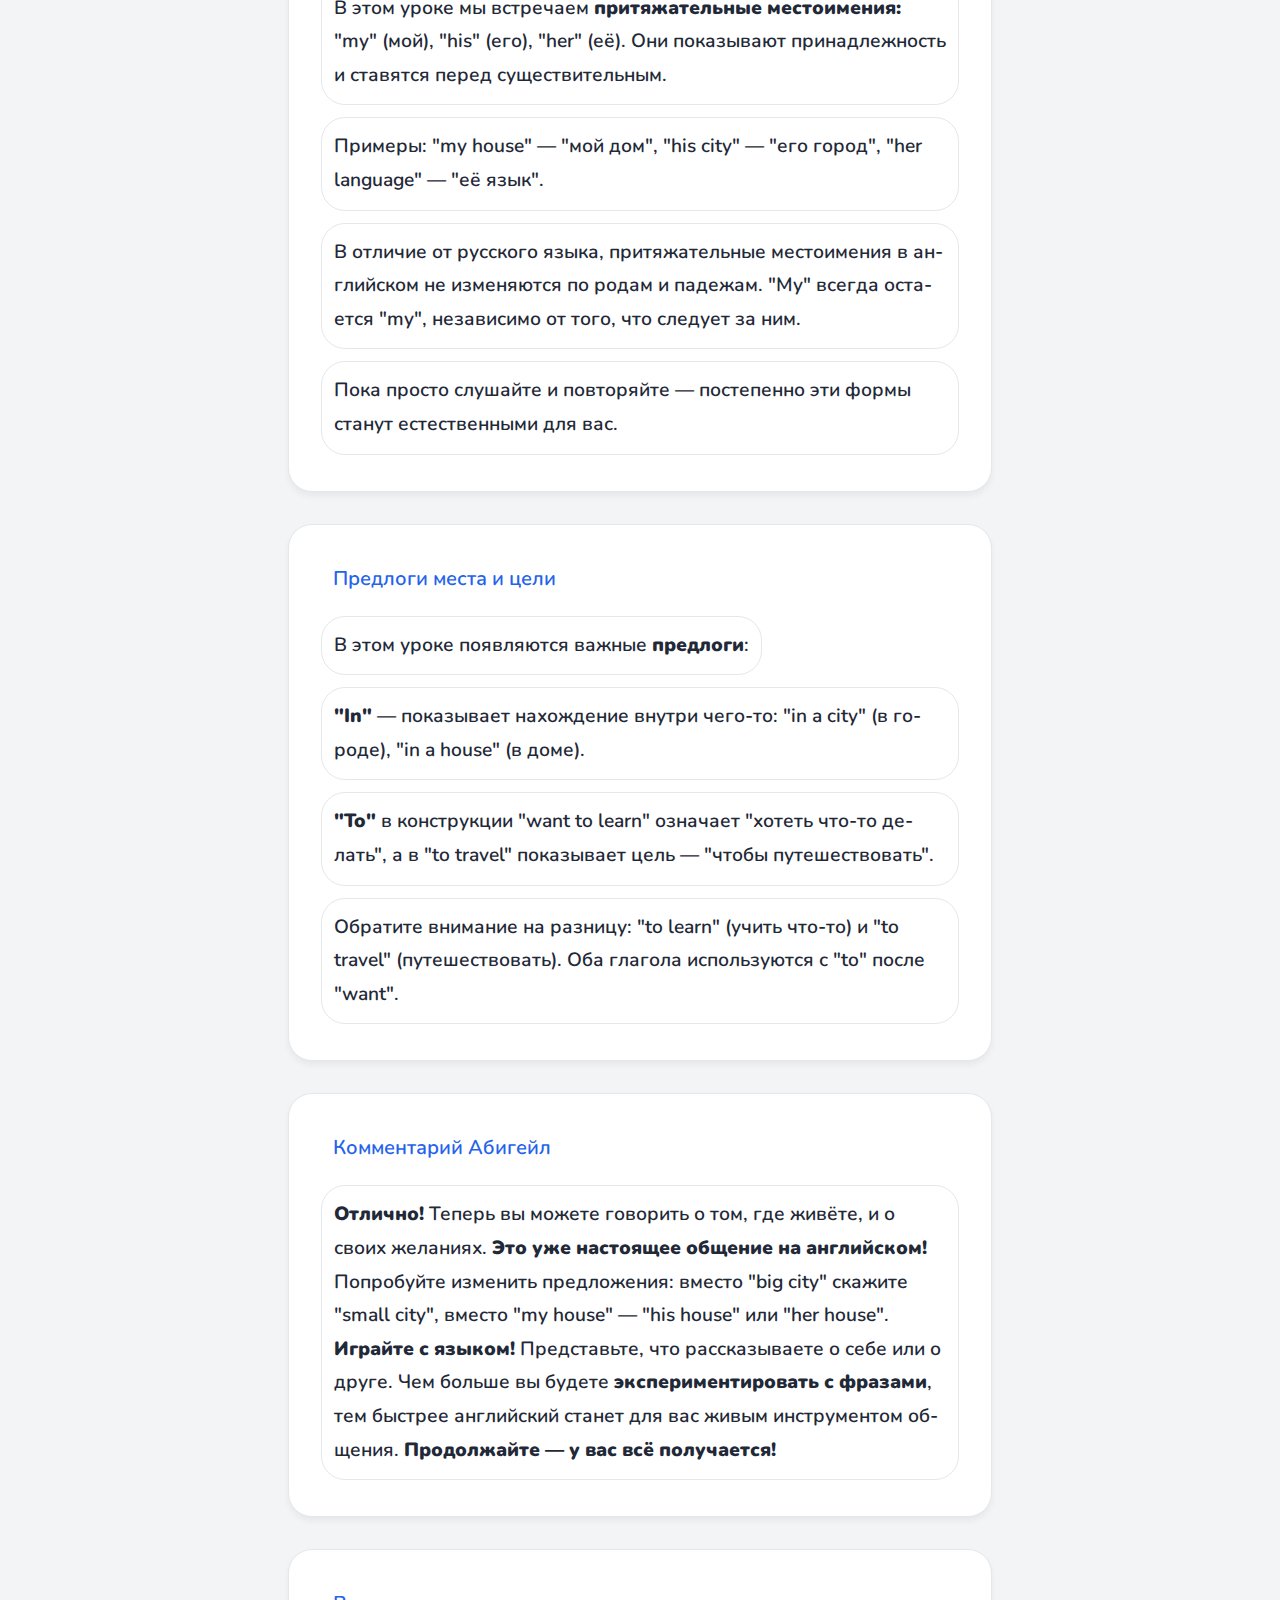
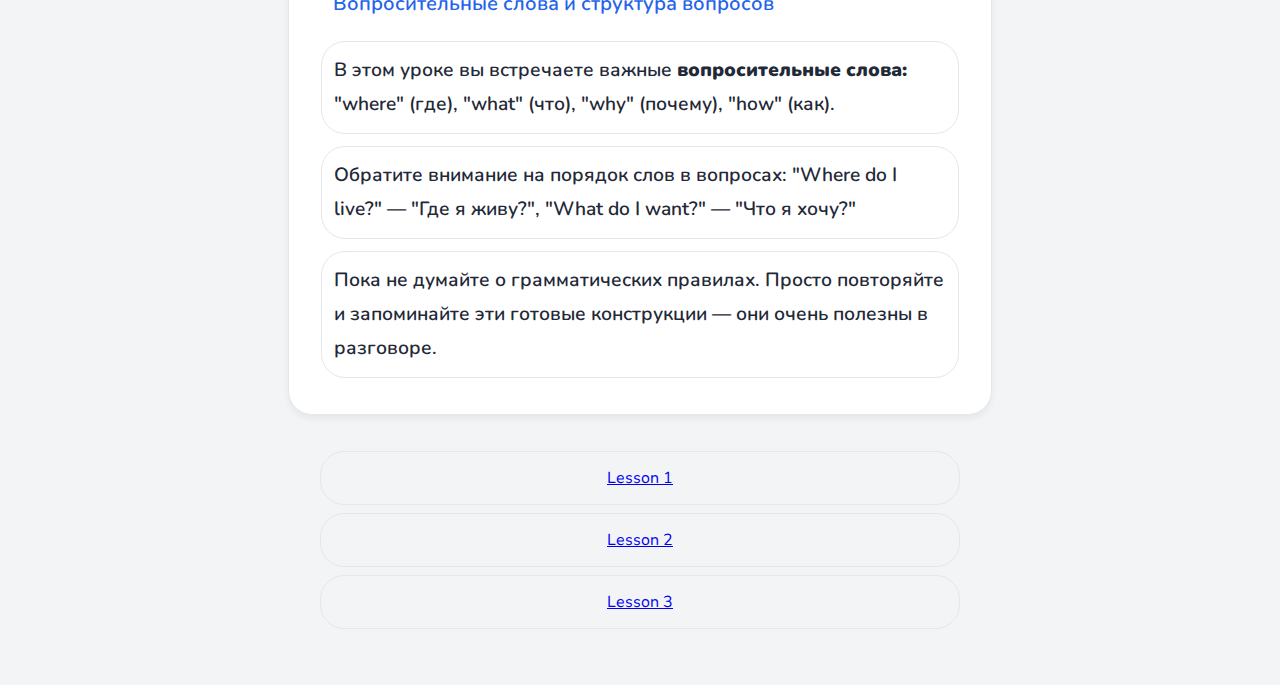
<file: lesson-3.html>
<!DOCTYPE html>
<html lang="ru">
  <head>
    <meta charset="UTF-8" />
    <meta name="viewport" content="width=device-width, initial-scale=1.0" />
    <link
      href="https://fonts.googleapis.com/icon?family=Material+Icons"
      rel="stylesheet"
    />
    <link rel="stylesheet" href="/style.css" />
    <script src="/app.js" defer></script>
    <title>English | Lesson 3</title>
  </head>
  <body data-lesson="3">
    <header>
      <h2>Lesson 3</h2>
      <div class="top">
        <button>
          <a href="/lesson-2.html"><i class="material-icons">arrow_back</i></a>
        </button>
        <!-- <button>
          <a href="/lesson-4.html"
            ><i class="material-icons">arrow_forward</i></a
          >
        </button> -->
      </div>
      <nav>
        <button class="toggle-translation">
          <i class="material-icons">visibility_off</i>
        </button>
      </nav>
    </header>
    <main>
      <article>
        <h3>Инструкции</h3>
        <ul>
          <li>
            <strong>Повторяйте</strong> каждую фразу вслух минимум 3–5 раз.
          </li>
          <li>
            Используйте <strong>паузу</strong> после английской фразы, чтобы
            успеть повторить.
          </li>
          <li>
            Не переводите дословно —
            <strong>старайтесь понять общий смысл</strong>.
          </li>
          <li>
            <strong>Регулярность</strong> важнее длительности — 10 минут в день
            лучше, чем час раз в неделю.
          </li>
          <li>
            Если вам трудно — продолжайте! Это значит, что
            <strong>вы действительно учитесь</strong>.
          </li>
        </ul>
      </article>

      <section>
        <h3>Day 3. Part 1 <span>День 3. Часть 1</span></h3>
        <p>How are you? <span>Как дела?</span></p>
        <p>I live in a big city. <span>Я живу в большом городе.</span></p>
        <p>
          My house is small and very beautiful.
          <span>Мой дом маленький и очень красивый.</span>
        </p>
        <p>
          I want to learn languages to travel.
          <span>Я хочу изучать языки, чтобы путешествовать.</span>
        </p>
      </section>

      <section>
        <h3>Day 3. Part 2 <span>День 3. Часть 2</span></h3>
        <p>I live in a big city. <span>Я живу в большом городе.</span></p>
        <p>Do I live in a city? <span>Я живу в городе?</span></p>
        <p>Yes. I live in a city. <span>Да. Я живу в городе.</span></p>
        <p>
          Do I live in a small city? <span>Я живу в маленьком городе?</span>
        </p>
        <p>
          No. I do not live in a small city.
          <span>Нет. Я не живу в маленьком городе.</span>
        </p>
        <p>I live in a big city. <span>Я живу в большом городе.</span></p>
        <p>Is the city big? <span>Город большой?</span></p>
        <p>Yes. The city is big. <span>Да. Город большой.</span></p>
        <p>How is the city? Small? <span>Какой город? Маленький?</span></p>
        <p>
          No. It is not small. The city is big.
          <span>Нет. Он не маленький. Город большой.</span>
        </p>
        <p>Where do I live? <span>Где я живу?</span></p>
        <p>
          In a big city. I live in a big city.
          <span>В большом городе. Я живу в большом городе.</span>
        </p>
      </section>

      <section>
        <h3>Day 3. Part 3 <span>День 3. Часть 3</span></h3>
        <p>
          My house is small and very beautiful.
          <span>Мой дом маленький и очень красивый.</span>
        </p>
        <p>Is my house big? <span>Мой дом большой?</span></p>
        <p>No. My house is not big. <span>Нет. Мой дом не большой.</span></p>
        <p>Is my house small? <span>Мой дом маленький?</span></p>
        <p>Yes. My house is small. <span>Да. Мой дом маленький.</span></p>
        <p>Is my house very beautiful? <span>Мой дом очень красивый?</span></p>
        <p>
          Yes, yes. My house is very beautiful.
          <span>Да, да. Мой дом очень красивый.</span>
        </p>
        <p>
          A little or very beautiful? <span>Немного или очень красивый?</span>
        </p>
        <p>
          Very beautiful. My house is very beautiful.
          <span>Очень красивый. Мой дом очень красивый.</span>
        </p>
      </section>

      <section>
        <h3>Day 3. Part 4 <span>День 3. Часть 4</span></h3>
        <p>
          I want to learn languages to travel.
          <span>Я хочу изучать языки, чтобы путешествовать.</span>
        </p>
        <p>
          Do I want to learn languages or to dance?
          <span>Я хочу изучать языки или танцевать?</span>
        </p>
        <p>
          Languages. I want to learn languages. I don't want to learn to dance.
          <span>Языки. Я хочу изучать языки. Я не хочу учиться танцевать.</span>
        </p>
        <p>
          Do I want to learn to dance? <span>Я хочу научиться танцевать?</span>
        </p>
        <p>
          No! I don't want to learn to dance.
          <span>Нет! Я не хочу учиться танцевать.</span>
        </p>
        <p>What do I want to do? <span>Что я хочу делать?</span></p>
        <p>
          I want to learn languages. I want to learn languages to travel.
          <span
            >Я хочу изучать языки. Я хочу изучать языки, чтобы
            путешествовать.</span
          >
        </p>
        <p>
          Why do I want to learn languages?
          <span>Почему я хочу изучать языки?</span>
        </p>
        <p>To travel. <span>Чтобы путешествовать.</span></p>
        <p>
          Because I want to travel.
          <span>Потому что я хочу путешествовать.</span>
        </p>
      </section>

      <section>
        <h3>Day 3. Part 5 <span>День 3. Часть 5</span></h3>
        <p>
          David lives in a big city. <span>Дэвид живет в большом городе.</span>
        </p>
        <p>
          His house is small and very beautiful.
          <span>Его дом маленький и очень красивый.</span>
        </p>
        <p>
          He wants to learn languages to travel.
          <span>Он хочет изучать языки, чтобы путешествовать.</span>
        </p>
        <p>See you soon! <span>До встречи!</span></p>
      </section>

      <article>
        <h3>Притяжательные местоимения в английском</h3>
        <p>
          В этом уроке мы встречаем <strong>притяжательные местоимения:</strong>
          "my" (мой), "his" (его), "her" (её). Они показывают принадлежность и
          ставятся перед существительным.
        </p>
        <p>
          Примеры: "my house" — "мой дом", "his city" — "его город", "her
          language" — "её язык".
        </p>
        <p>
          В отличие от русского языка, притяжательные местоимения в английском
          не изменяются по родам и падежам. "My" всегда остается "my",
          независимо от того, что следует за ним.
        </p>
        <p>
          Пока просто слушайте и повторяйте — постепенно эти формы станут
          естественными для вас.
        </p>
      </article>

      <article>
        <h3>Предлоги места и цели</h3>
        <p>В этом уроке появляются важные <strong>предлоги</strong>:</p>
        <p>
          <strong>"In"</strong> — показывает нахождение внутри чего-то: "in a
          city" (в городе), "in a house" (в доме).
        </p>
        <p>
          <strong>"To"</strong> в конструкции "want to learn" означает "хотеть
          что-то делать", а в "to travel" показывает цель — "чтобы
          путешествовать".
        </p>
        <p>
          Обратите внимание на разницу: "to learn" (учить что-то) и "to travel"
          (путешествовать). Оба глагола используются с "to" после "want".
        </p>
      </article>

      <article>
        <h3>Комментарий Абигейл</h3>
        <p>
          <strong>Отлично!</strong> Теперь вы можете говорить о том, где живёте,
          и о своих желаниях.
          <strong>Это уже настоящее общение на английском!</strong>
          Попробуйте изменить предложения: вместо "big city" скажите "small
          city", вместо "my house" — "his house" или "her house".
          <strong>Играйте с языком!</strong> Представьте, что рассказываете о
          себе или о друге. Чем больше вы будете
          <strong>экспериментировать с фразами</strong>, тем быстрее английский
          станет для вас живым инструментом общения.
          <strong>Продолжайте — у вас всё получается!</strong>
        </p>
      </article>

      <article>
        <h3>Вопросительные слова и структура вопросов</h3>
        <p>
          В этом уроке вы встречаете важные
          <strong>вопросительные слова:</strong> "where" (где), "what" (что),
          "why" (почему), "how" (как).
        </p>
        <p>
          Обратите внимание на порядок слов в вопросах: "Where do I live?" —
          "Где я живу?", "What do I want?" — "Что я хочу?"
        </p>
        <p>
          Пока не думайте о грамматических правилах. Просто повторяйте и
          запоминайте эти готовые конструкции — они очень полезны в разговоре.
        </p>
      </article>
    </main>
    <aside>
      <nav>
        <ul>
          <li>
            <a href="index.html">Lesson 1</a>
          </li>
          <li>
            <a href="lesson-2.html">Lesson 2</a>
          </li>
          <li>
            <a href="lesson-3.html">Lesson 3</a>
          </li>
        </ul>
      </nav>
    </aside>
  </body>
</html>
</file>
<file: style.css>
@import url('https://fonts.googleapis.com/css2?family=Nunito:wght@400;600;800&display=swap');

:root {
    --font-main: 'Nunito', sans-serif;
    --color-text: #1f2937;
    --color-heading: #405d9beb;
    --color-accent: #2563eb;
    --color-bg: #f3f4f6;
    --color-white: #ffffff;
    --color-border: #e5e7eb;
    --shadow-soft: 0 4px 6px rgba(0, 0, 0, 0.05);
    --rounded: 1.5rem;

    /* Padding variables */
    --pad-xs: 0.25rem;
    --pad-sm: 0.5rem;
    --pad-base: 0.75rem;
    --pad-md: 1rem;
    --pad-lg: 1.5rem;
    --pad-xl: 2rem;
    --pad-section: var(--pad-lg) var(--pad-xl);
}

* {
    box-sizing: border-box;
    margin: 0;
    padding: 0;
}




body {
    font-family: var(--font-main);
    background-color: var(--color-bg);
    color: var(--color-text);
    font-size: 1rem;
    line-height: 1.75;
    padding: var(--pad-xl);
    max-width: 768px;
    margin: 0 auto;
}

main {
    display: grid;
    grid-template-columns: 1fr;
    flex-wrap: wrap;
    gap: var(--pad-xl);
    margin-top: var(--pad-lg);
}

h1 {
    font-size: clamp(1.25rem, 3vw, 2rem);
    font-weight: 800;
    text-align: center;
    color: var(--color-heading);
    margin-bottom: var(--pad-base);
    padding: var(--pad-base);
}

h2 {
    font-size: clamp(1.125rem, 2.5vw, 1.75rem);
    font-weight: 700;
    text-align: center;
    color: var(--color-heading);
}

h3 {
    font-size: clamp(0.9rem, 2vw, 1.25rem);
    font-weight: 600;
    color: var(--color-accent);
    margin-bottom: var(--pad-sm);
    padding: var(--pad-base);

    display: flex;
    /* flex-direction: row-reverse; */
    align-items: center;
    justify-content: space-between;
    flex-wrap: wrap;
}

p {
    font-size: clamp(0.9rem, 2vw, 1.2rem);
    padding: var(--pad-base);
    margin-bottom: var(--pad-base);
    border: 1px solid var(--color-border);
    border-radius: var(--rounded);
    display: flex;
    align-items: center;
    justify-content: space-between;
    gap: var(--pad-sm);
    /* flex-wrap: wrap; */

    font-weight: 600;

    /* testing */
    overflow-wrap: break-word;
    hyphens: auto;
}

.container {
    display: flex;
    flex-direction: column;
    justify-content: center;

    padding: var(--pad-section);
    background-color: var(--color-white);
    border-radius: var(--rounded);
    box-shadow: var(--shadow-soft);
    border: 1px solid var(--color-border);
    transition: box-shadow 0.2s ease, transform 0.2s ease;

    &>* {
        display: flex;
        justify-content: space-between;
        align-items: center;

        .controls {
            display: flex;
            gap: var(--pad-sm);
            border-radius: var(--rounded);
            border: 1px solid var(--color-border);
            padding: var(--pad-sm) var(--pad-xs);
        }
    }
}

h1,
h3,
p,
li {
    padding: var(--pad-base);
}

span {
    color: var(--color-accent);
    filter: blur(3px);
    user-select: none;
    text-align: end;
    transition: filter 0.35s;

    &.active {
        filter: blur(0);
        user-select: auto;
    }
}

section,
article {
    background-color: var(--color-white);
    padding: var(--pad-section);
    border-radius: var(--rounded);
    box-shadow: var(--shadow-soft);
    border: 1px solid var(--color-border);
    transition: box-shadow 0.2s ease, transform 0.2s ease;

}

article {


    p,
    strong {
        display: inline-block;
    }
}



ul {
    list-style-type: none;
    margin-top: var(--pad-base);
    text-align: start;
}

li {
    margin-bottom: var(--pad-sm);
    border: 1px solid var(--color-border);
    border-radius: var(--rounded);
    padding: var(--pad-base);
}

header {
    display: flex;
    justify-content: space-between;
    align-items: center;
    position: sticky;
    left: var(--pad-xl);
    right: var(--pad-xl);
    top: var(--pad-lg);
    z-index: 1000;
    margin-bottom: var(--pad-base);
    gap: var(--pad-xl);
    background-color: var(--color-heading);
    border-radius: var(--rounded);
    padding: var(--pad-sm) var(--pad-xl);
    box-shadow: var(--shadow-soft);

    &>* {
        color: white;
    }

    h1 {
        margin: 0;
        padding: 0;
    }

    nav {
        display: flex;
        gap: var(--pad-sm);
    }
}

i {
    padding: var(--pad-xs);
}

aside {
    width: 100%;
    background-color: var(--white);
    border-radius: var(--radius-lg);
    /* box-shadow: var(--shadow-md); */
    border: 2px solid var(--outline);

    ul {
        display: flex;
        flex-direction: column;
        gap: var(--pad-sm);
        /* align-items: center; */
        padding: var(--pad-section);
        text-align: center;

        li {
            margin: 0;
            padding: var(--pad-base);
        }
    }
}

strong {}


button {
    background-color: white;
    border-radius: var(--rounded);
    border: 2px solid var(--color-accent);
    cursor: pointer;
    opacity: 0.78;
    transition: opacity 0.35s ease, background-color .35s;

    &:hover {
        opacity: 1;
        box-shadow: var(--shadow-soft);
    }

    &.active {
        background-color: var(--color-accent);
        color: white;
        border: 2px solid black;
    }
}

@media (max-width: 1024px) {
    :root {
        --pad-section: var(--pad-md) var(--pad-lg);
    }
}

@media (max-width: 640px) {
    :root {
        --pad-section: var(--pad-sm) var(--pad-md);
        --pad-xl: var(--pad-md);
    }
}
</file>
